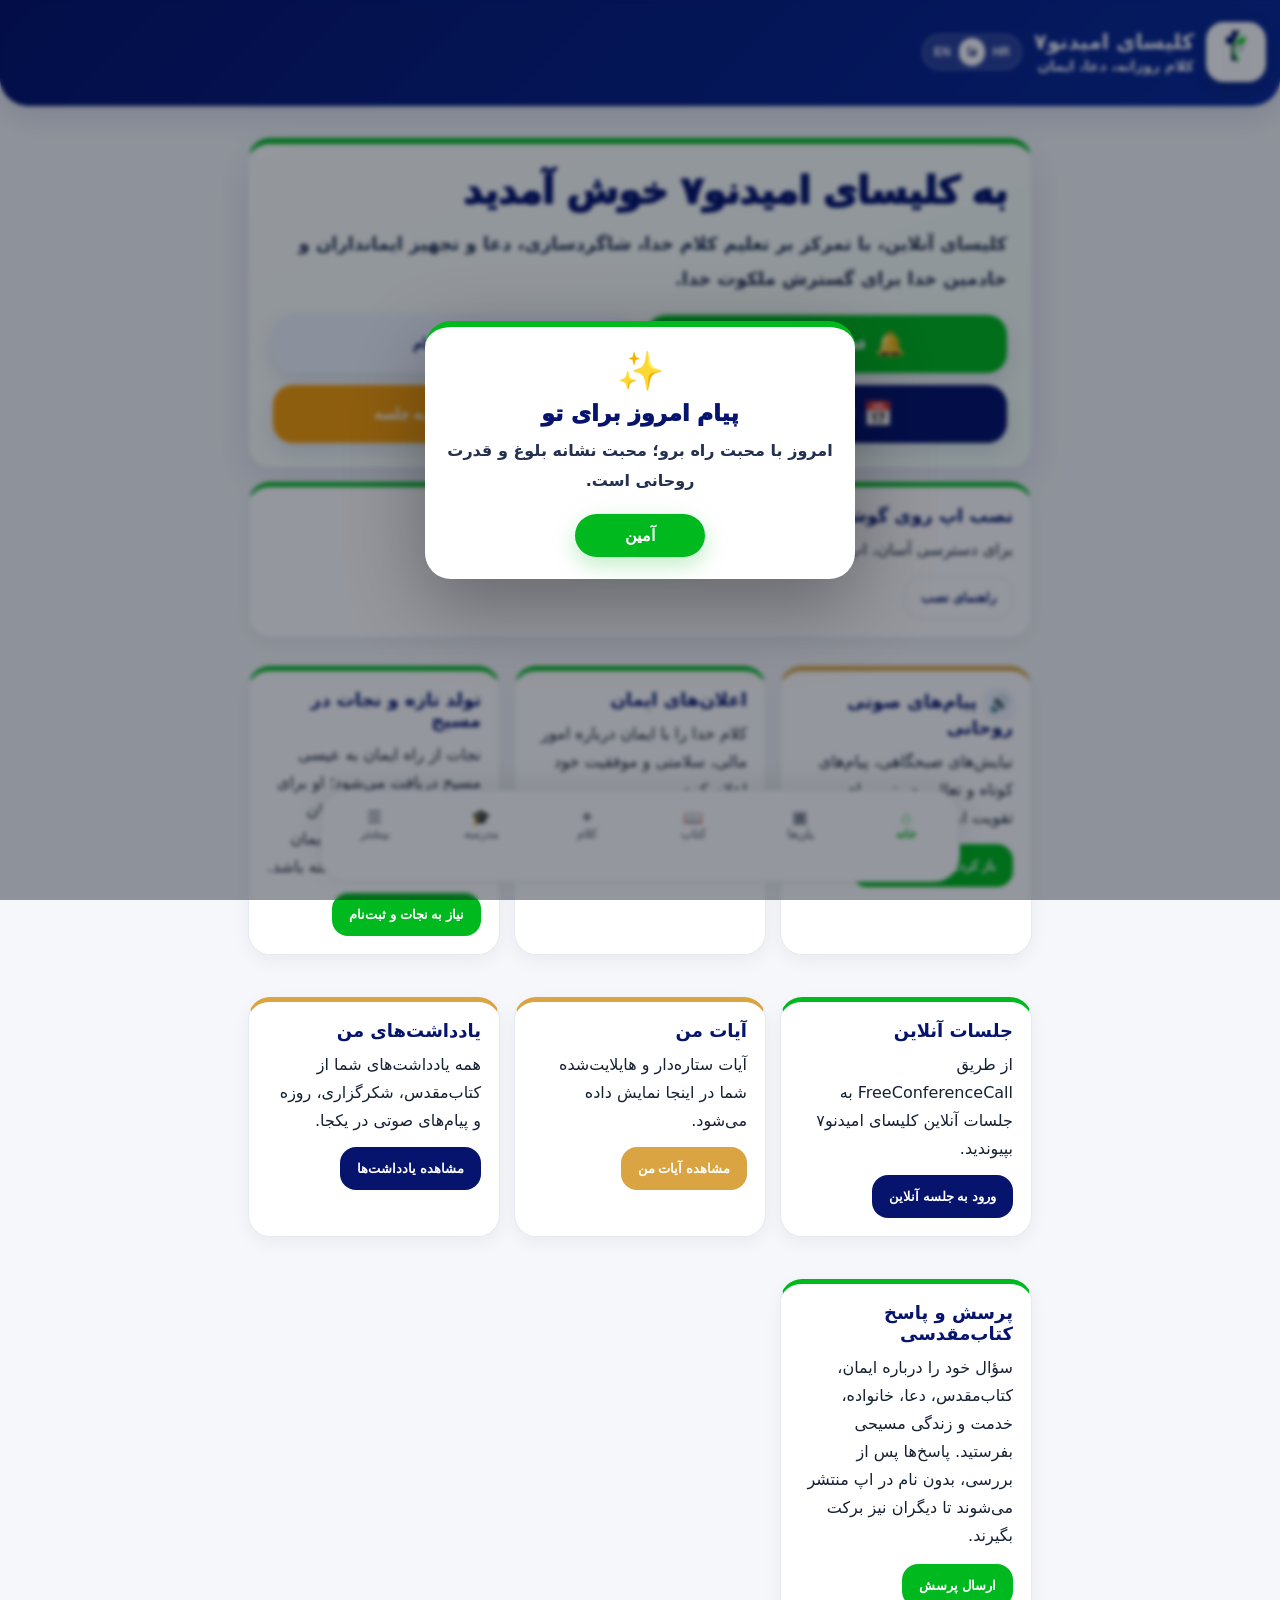
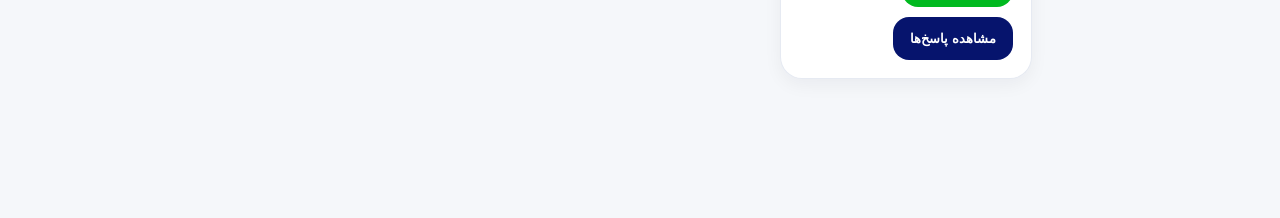
<file: index.html>
<!DOCTYPE html>

<html lang="en">
<head>
<script>
window.location.replace('./beta.html?v=live');
</script>
<meta content="no-cache, no-store, must-revalidate" http-equiv="Cache-Control"/>
<meta content="no-cache" http-equiv="Pragma"/>
<meta content="0" http-equiv="Expires"/>
<meta charset="utf-8"/>
<meta content="width=device-width,initial-scale=1,viewport-fit=cover" name="viewport"/>
<meta content="#06146D" name="theme-color"/>
<meta content="Omide No 7 Church" name="description"/>
<link href="manifest.webmanifest" rel="manifest"/>
<link href="apple-touch-icon.png" rel="apple-touch-icon"/>
<link href="styles-v45.css?v=45" rel="stylesheet"/>
<script defer="" src="https://cdn.onesignal.com/sdks/web/v16/OneSignalSDK.page.js?v=45"></script>
<title>Omid No 7 Church — Beta V63.64 Faith Declaration Daily Fix</title>
</head>
<body>
<header class="app-header"><div class="header-row"><div class="logo-box"><img alt="Omid No 7 Church logo" src="logo-en.jpeg"/></div><div><h1 class="app-title" data-i18n="appTitle"></h1><div class="app-subtitle" data-i18n="appSubtitle"></div></div><div class="lang-toggle"><button data-lang="hr">HR</button><button data-lang="fa">فا</button><button data-lang="en">EN</button></div></div></header>
<main>
<section class="page active" id="home"><div class="grid home-feature-grid"><div class="card feature-card"><h3 data-i18n="declarationsTitle"></h3><p data-i18n="declarationsDesc"></p><button class="btn gold" data-i18n="openDeclarations" data-open="declarations"></button></div><div class="card feature-card"><h3 data-i18n="newBirthTitle"></h3><p data-i18n="newBirthP2"></p><button class="btn primary" data-i18n="registerAfterPrayer" data-open="newbirth"></button></div><div class="card feature-card"><h3 data-i18n="meetingsTitle"></h3><p data-i18n="meetingsDesc"></p><button class="btn secondary" data-i18n="joinMeeting" data-open="meetings"></button></div></div></section>
<section class="page" id="plans"><div class="section-title"><h2 data-i18n="plansTitle"></h2></div><div id="plansContent"></div></section>
<section class="page" id="bible"><div class="section-title"><h2 data-i18n="bibleTitle"></h2></div><div class="hero-card bible-reader-main-card"><img alt="Bible icon" class="bible-icon" src="bible-icon.svg"/><h1 data-i18n="bibleReaderTitle"></h1><p data-i18n="bibleReaderDesc"></p><button class="btn primary" data-i18n="openBibleReader" data-open-bible-home="1"></button></div><div class="card bible-app-follow-card"><h3 data-i18n="bibleAppChurchTitle"></h3><p data-i18n="bibleAppChurchDesc"></p><a class="btn gold track-link" data-i18n="followBibleApp" data-track="follow_bible_app_church" href="https://www.bible.com/organizations/da6136d1-04cd-4243-a52b-f9ba7f32ec79?utm_source=yvapp&amp;utm_medium=share&amp;utm_content=partner-page" rel="noopener" target="_blank"></a></div></section>
<section class="page" id="bibleReader"><div id="bibleReaderContent"></div></section>
<section class="page" id="word"><div class="section-title"><h2 data-i18n="todayWordTitle"></h2></div><div class="word-box"><h2 data-i18n="todayWordTitle"></h2><div data-daily-card=""></div></div><div class="card"><button class="btn gold enable-notifications" data-i18n="enableNotifications"></button><p class="status notification-status"></p></div></section>
<section class="page" id="school"></section>
<section class="page" id="declarations"><div class="section-title"><h2 data-i18n="declarationsTitle"></h2></div><div class="card"><p data-i18n="readOutLoud"></p></div><div id="declarationsContent"></div></section>
<section class="page" id="meetings"><div class="section-title"><h2 data-i18n="meetingsTitle"></h2></div><div class="card"><p data-i18n="meetingsDesc"></p><div class="btn-row"><a class="btn primary" data-i18n="joinMeeting" href="https://join.freeconferencecall.com/omideno7church" rel="noopener" target="_blank"></a><a class="btn secondary" data-i18n="callToJoin" href="tel:+38517757417,,2452236"></a></div></div><div class="card"><h3 data-i18n="scheduleTitle"></h3><div class="schedule-item"><div class="time-badge">5:00 AM</div><div><strong data-i18n="morningPrayer"></strong><br/><span class="small" data-i18n="croatiaTime"></span></div></div><div class="schedule-item"><div class="time-badge">8:00 PM</div><div><strong data-i18n="sundayService"></strong><br/><span class="small">Sunday</span></div></div></div></section>
<section class="page" id="newbirth"><div id="newBirthContent"></div></section>
<section class="page" id="thanksgiving"><div class="section-title"><h2 data-i18n="thanksgivingTitle"></h2></div><div id="thanksgivingContent"></div></section>
<section class="page" id="more"><div class="section-title"><h2 data-i18n="moreTitle"></h2></div><div class="card"><h3 data-i18n="visionTitle"></h3><p data-i18n="visionDesc"></p></div><div class="card"><h3 data-i18n="beliefsTitle"></h3><p data-i18n="beliefsDesc"></p></div><div class="card"><h3 data-i18n="privacyTitle"></h3><p data-i18n="privacyDesc"></p></div><div class="card"><h3 data-i18n="givingTitle"></h3><p data-i18n="givingDesc"></p><div class="btn-row"><a class="btn primary track-link" data-i18n="givePayPal" data-track="give_paypal" href="https://www.paypal.me/MehdiBadanFirouz337" rel="noopener" target="_blank"></a><a class="btn secondary track-link" data-i18n="giveRevolut" data-track="give_revolut" href="https://revolut.me/m_badanfirouz" rel="noopener" target="_blank"></a></div></div><div class="footer" data-footer-managed="v60" id="mainFooter"></div></section>
</main>
<nav class="bottom-nav"><div class="nav-inner"><button class="nav-btn active" data-page="home"><span class="icon">⌂</span><span data-i18n="navHome"></span></button><button class="nav-btn" data-page="plans"><span class="icon">▣</span><span data-i18n="navPlans"></span></button><button class="nav-btn" data-page="bible"><span class="icon bible-nav-symbol"></span><span data-i18n="navBible"></span></button><button class="nav-btn" data-page="word"><span class="icon">✦</span><span data-i18n="navWord"></span></button><button class="nav-btn school-nav-btn" data-page="school"><span class="icon">🎓</span><span class="school-nav-label">مدرسه</span></button><button class="nav-btn" data-page="more"><span class="icon">☰</span><span data-i18n="navMore"></span></button></div></nav>
<script src="daily-messages-v14.js?v=49"></script>
<script src="thanksgiving-v22.js?v=45"></script>
<script src="newbirth-v48.js?v=48"></script>
<script src="bible-meta-v40.js?v=45"></script>
<script src="bible-old-en-v40.js?v=57"></script>
<script src="bible-old-hr-v40.js?v=45"></script>
<script src="bible-new-en-v40.js?v=57"></script>
<script src="bible-new-hr-v40.js?v=45"></script>
<script src="bible-fa-v40/GEN.js?v=57"></script>
<script src="bible-fa-v40/EXO.js?v=57"></script>
<script src="bible-fa-v40/LEV.js?v=57"></script>
<script src="bible-fa-v40/NUM.js?v=57"></script>
<script src="bible-fa-v40/DEU.js?v=57"></script>
<script src="bible-fa-v40/JOS.js?v=57"></script>
<script src="bible-fa-v40/JDG.js?v=57"></script>
<script src="bible-fa-v40/RUT.js?v=57"></script>
<script src="bible-fa-v40/1SA.js?v=57"></script>
<script src="bible-fa-v40/2SA.js?v=57"></script>
<script src="bible-fa-v40/1KI.js?v=57"></script>
<script src="bible-fa-v40/2KI.js?v=57"></script>
<script src="bible-fa-v40/1CH.js?v=57"></script>
<script src="bible-fa-v40/2CH.js?v=57"></script>
<script src="bible-fa-v40/EZR.js?v=57"></script>
<script src="bible-fa-v40/NEH.js?v=57"></script>
<script src="bible-fa-v40/EST.js?v=57"></script>
<script src="bible-fa-v40/JOB.js?v=57"></script>
<script src="bible-fa-v40/PSA.js?v=57"></script>
<script src="bible-fa-v40/PRO.js?v=57"></script>
<script src="bible-fa-v40/ECC.js?v=57"></script>
<script src="bible-fa-v40/SNG.js?v=57"></script>
<script src="bible-fa-v40/ISA.js?v=57"></script>
<script src="bible-fa-v40/JER.js?v=57"></script>
<script src="bible-fa-v40/LAM.js?v=57"></script>
<script src="bible-fa-v40/EZK.js?v=57"></script>
<script src="bible-fa-v40/DAN.js?v=57"></script>
<script src="bible-fa-v40/HOS.js?v=57"></script>
<script src="bible-fa-v40/JOL.js?v=57"></script>
<script src="bible-fa-v40/AMO.js?v=57"></script>
<script src="bible-fa-v40/OBA.js?v=57"></script>
<script src="bible-fa-v40/JON.js?v=57"></script>
<script src="bible-fa-v40/MIC.js?v=57"></script>
<script src="bible-fa-v40/NAM.js?v=57"></script>
<script src="bible-fa-v40/HAB.js?v=57"></script>
<script src="bible-fa-v40/ZEP.js?v=57"></script>
<script src="bible-fa-v40/HAG.js?v=57"></script>
<script src="bible-fa-v40/ZEC.js?v=57"></script>
<script src="bible-fa-v40/MAL.js?v=57"></script>
<script src="bible-fa-v40/MAT.js?v=57"></script>
<script src="bible-fa-v40/MRK.js?v=57"></script>
<script src="bible-fa-v40/LUK.js?v=57"></script>
<script src="bible-fa-v40/JHN.js?v=57"></script>
<script src="bible-fa-v40/ACT.js?v=57"></script>
<script src="bible-fa-v40/ROM.js?v=57"></script>
<script src="bible-fa-v40/1CO.js?v=57"></script>
<script src="bible-fa-v40/2CO.js?v=57"></script>
<script src="bible-fa-v40/GAL.js?v=57"></script>
<script src="bible-fa-v40/EPH.js?v=57"></script>
<script src="bible-fa-v40/PHP.js?v=57"></script>
<script src="bible-fa-v40/COL.js?v=57"></script>
<script src="bible-fa-v40/1TH.js?v=57"></script>
<script src="bible-fa-v40/2TH.js?v=57"></script>
<script src="bible-fa-v40/1TI.js?v=57"></script>
<script src="bible-fa-v40/2TI.js?v=57"></script>
<script src="bible-fa-v40/TIT.js?v=57"></script>
<script src="bible-fa-v40/PHM.js?v=57"></script>
<script src="bible-fa-v40/HEB.js?v=57"></script>
<script src="bible-fa-v40/JAS.js?v=57"></script>
<script src="bible-fa-v40/1PE.js?v=57"></script>
<script src="bible-fa-v40/2PE.js?v=57"></script>
<script src="bible-fa-v40/1JN.js?v=57"></script>
<script src="bible-fa-v40/2JN.js?v=57"></script>
<script src="bible-fa-v40/3JN.js?v=57"></script>
<script src="bible-fa-v40/JUD.js?v=57"></script>
<script src="bible-fa-v40/REV.js?v=57"></script>
<script src="reading-plan-v37.js?v=45"></script>
<script src="plans-v14.js?v=51"></script>
<script src="v56-plans-language-hotfix.js?v=561"></script>
<script src="declarations-v14.js?v=51"></script>
<script src="config-v14.js?v=45"></script>
<script src="app-v55.js?v=55"></script>
<script src="audio-messages-v49.js?v=53"></script>
<script src="fasting-journey-v53.js?v=54"></script>
<script src="v52-my-notes-back-fix.js?v=54"></script>
<script src="v54-bible-enhancements.js?v=54"></script>
<script src="v55-bible-verse-actions-fix.js?v=55"></script>
<script src="v55-keywords-expanded-and-style-fix.js?v=55"></script>
<script src="v56-final-bible-verse-actions.js?v=56"></script>
<script src="v56-2-fasting-plan-language-hotfix.js?v=562"></script>
<script src="v56-4-plans-complete-language-and-fasting-verses-fix.js?v=564"></script>
<script src="bible-apocrypha-en-v57.js?v=57"></script>
<script src="bible-apocrypha-fa-v58-2.js?v=582"></script>
<script src="v58-bible-system-polish.js?v=582"></script>
<script src="v58-3-restore-audio-section.js?v=583"></script>
<script src="v59-qa-system.js?v=60"></script>
<script src="v61-1-fasting-topic-teachings.js?v=611"></script>
<script src="v61-5-nav-install-footer-fix.js?v=615"></script>
<script src="v61-7-notification-ui-footer-fix.js?v=617"></script>
<!-- <script src="v62-14-daily-word-verse-toggle-fix.js?v=6214"></script> -->
<script src="v62-9-plan-navigation-final-fix.js?v=6214"></script>
<script src="v63-40-supabase-client-bridge.js?v=6341f"></script>
<script src="v63-online-school.js?v=6319"></script>
<script src="v63-5-navigation-admin-audio-fix.js?v=6316"></script>
<script src="v63-9-admin-and-more-polish.js?v=6316"></script>
<script src="v63-16-clean-school-stability.js?v=6318"></script>
<script src="v63-20-daily-word-final.js?v=6321"></script>
<script src="v63-21-daily-school-bible-polish.js?v=6321"></script>
<script src="v63-24-daily-word-verse-open-fix.js?v=6324"></script>
<script src="v63-22-bible-reading-plan-365.js?v=6331"></script>
<script src="v63-39-bible365-stable-single-reader.js?v=6339"></script>
<!-- disabled older Bible 365 experiments: v63-26, v63-27, v63-28, v63-29, v63-30 -->
<script src="v63-36-notification-language-sync.js?v=6336"></script>
<!-- disabled in beta V63.46: old version lock caused V61.5 flicker -->
<script src="v63-40-beta-book-icon-fix.js?v=6341f"></script>
<!-- disabled cleanup-beta: visible security/cloud diagnostic debug bars: <script src="v63-40-security-cloud-diagnostic.js?v=6341f"></script> -->
<!-- disabled cleanup-beta: visible cloud autosave test panel: <script src="v63-41g-cloud-autosave-stable-beta.js?v=6342b"></script> -->
<!-- disabled visible offline test panels
<script src="v63-42-offline-foundation-beta.js?v=6342b"></script>
<script src="v63-42b-school-offline-fallback-beta.js?v=6342b"></script>
<script src="v63-43-offline-school-lessons-beta.js?v=6344b"></script>
-->
<!-- disabled visible beta/test panels during cleanup
<script src="v63-42-offline-foundation-beta.js?v=6342b"></script>
<script src="v63-42b-school-offline-fallback-beta.js?v=6342b"></script>
<script src="v63-43-offline-school-lessons-beta.js?v=6344b"></script>
<script src="v63-44-personal-cloud-backup-beta.js?v=6344b-old"></script>
<script src="v63-44c-personal-backup-button-fix-beta.js?v=6345"></script>
<script src="v63-45-full-restore-after-reinstall-beta.js?v=6345b"></script>
<script src="v63-46-security-cloud-final-beta.js?v=6347"></script>
<script src="v63-47-max-security-beta.js?v=6347max"></script>
<script src="v63-47-offline-audio-beta.js?v=6347b-old"></script>
<script src="v63-47b-offline-audio-playback-fix-beta.js?v=6347b"></script>
<script src="v63-47c-security-client-fix-beta.js?v=6347c"></script>
-->
<script src="v63-49-salvation-registration-form-beta.js?v=6358-form"></script>
<script src="v63-58-newbirth-data.js?v=6358"></script>
<script src="v63-58-final-stability-clean-beta.js?v=6358g"></script>
<script src="v63-72-medal-guide-stable-beta.js?v=6372"></script>
<script src="v63-59-welcome-meeting-registration-beta.js?v=6359-live3"></script>
<script src="v63-60-remove-duplicate-welcome-amen-beta.js?v=6360"></script>
<script src="v63-61-newbirth-detail-excel-beta.js?v=6361"></script>
<script src="v63-62-meeting-approval-strict-beta.js?v=6362"></script>
<script src="v63-63-admin-registration-approval-beta.js?v=6370"></script>
<!-- disabled: replaced by omideno7-faith-declarations.js
<script src="v63-64-faith-declaration-daily-fix-beta.js?v=6364"></script>
-->
<!-- disabled test only: v63-71 may hide rewards panel
<script src="v63-71-rc-clean-overlay-beta.js?v=6371"></script>
-->
<script>
(function(){
  function txt(el){
    return (el && el.textContent || '').replace(/\s+/g,' ').trim();
  }

  function lang(){
    var v = '';
    try {
      v = (localStorage.getItem('lang') || localStorage.getItem('omideno7_lang') || document.documentElement.lang || navigator.language || 'fa').toLowerCase();
    } catch(e){}
    if(v.indexOf('en') === 0) return 'en';
    if(v.indexOf('hr') === 0 || v.indexOf('cro') > -1 || v.indexOf('hrv') > -1) return 'hr';
    return 'fa';
  }

  function fixChurchTitle(){
    var l = lang();
    var title = document.querySelector('.app-title,[data-i18n="appTitle"]');
    var sub = document.querySelector('.app-subtitle,[data-i18n="appSubtitle"]');

    if(!title || !sub) return;

    if(l === 'en'){
      title.textContent = 'Omideno 7 Church';
      sub.textContent = 'New Hope 7 Church';
    } else if(l === 'hr'){
      title.textContent = 'Crkva Omideno 7';
      sub.textContent = 'Nova Nada 7';
    } else {
      title.textContent = 'کلیسای امیدنو۷';
      sub.textContent = 'امید تازه در مسیح';
    }

    sub.style.setProperty('font-size','13px','important');
    sub.style.setProperty('opacity','.68','important');
    sub.style.setProperty('font-weight','600','important');
    sub.style.setProperty('margin-top','3px','important');
  }

  function hideBetaReport(){
    document.querySelectorAll('.card, section, article, div').forEach(function(el){
      var t = txt(el);
      if(
        t.length < 1200 &&
        /گزارش تست نسخه بتا|Beta Test Report|Izvještaj beta testa|beta version is ready|نسخه بتا/i.test(t)
      ){
        el.style.setProperty('display','none','important');
        el.style.setProperty('visibility','hidden','important');
        el.style.setProperty('height','0','important');
        el.style.setProperty('overflow','hidden','important');
      }
    });
  }

  function findGuideBox(card){
    if(!card) return null;

    var direct = card.querySelector('#v6358GuideText,#v6357GuideText,[id*="GuideText"],[id*="guideText"]');
    if(direct) return direct;

    var candidates = Array.prototype.slice.call(card.querySelectorAll('div,p,section,article,ul'));
    candidates.sort(function(a,b){ return txt(a).length - txt(b).length; });

    return candidates.find(function(el){
      var t = txt(el);
      return t.length > 40 &&
             t.length < 1600 &&
             /برنزی|نقره‌ای|طلایی|Bronze|Silver|Gold|Brončana|Srebrna|Zlatna|100 امتیاز|100 points|100 bodova/i.test(t) &&
             !/راهنمای مدال‌ها$|Medal Guide$|Vodič za medalje$/i.test(t);
    }) || null;
  }

  function fixMedalGuideToggle(){
    document.querySelectorAll('button,a,summary').forEach(function(btn){
      var bt = txt(btn);
      if(!/راهنمای مدال|Medal Guide|Vodič za medalje/i.test(bt)) return;
      if(btn.dataset.omidenoGuideToggle === '1') return;

      btn.dataset.omidenoGuideToggle = '1';

      var card = btn.closest('.card,section,article,div');
      var box = findGuideBox(card);

      if(box){
        box.dataset.omidenoGuideBox = '1';
        box.style.setProperty('display','none','important');
      }

      btn.addEventListener('click', function(ev){
        ev.preventDefault();
        ev.stopPropagation();

        var parent = btn.closest('.card,section,article,div');
        var guide = findGuideBox(parent);

        if(!guide) return false;

        guide.dataset.omidenoGuideBox = '1';

        var isHidden = getComputedStyle(guide).display === 'none' || guide.style.display === 'none';
        if(isHidden){
          guide.style.setProperty('display','block','important');
          guide.style.setProperty('visibility','visible','important');
          guide.style.setProperty('height','auto','important');
          guide.style.setProperty('opacity','1','important');
        } else {
          guide.style.setProperty('display','none','important');
        }

        return false;
      }, true);
    });
  }

  function run(){
    fixChurchTitle();
    hideBetaReport();
    fixMedalGuideToggle();
  }

  document.addEventListener('DOMContentLoaded', run);
  window.addEventListener('load', run);
  document.addEventListener('click', function(){
    setTimeout(run,100);
    setTimeout(run,500);
  }, true);

  setTimeout(run,300);
  setTimeout(run,1200);
  setInterval(run,2000);
})();
</script>
<script>
(function(){
  function cleanOldBetaAndDaily(){
    return;
    try{
     [
  '#v6358WelcomeCard',
  '.v6358WelcomeCard',
  'div#v6358WelcomeCard',
  '#home > #v6358WelcomeCard',
  '#home div[id="v6358WelcomeCard"]',
  '#v6358DailyCard',
  '.v6358-toast',
  '.v6358DailyCard',
  '#v6358RcReport',
  '#v6358VersionFooter',
  '[id="v6358DailyCard"]',
  '[id*="6358"][id*="Daily"]',
  '[id*="6358"][id*="RcReport"]',
  '[id*="6358"][id*="VersionFooter"]',
  '[class*="6358"][class*="toast"]',
  '[class*="6358"][class*="Daily"]',
  '[class*="6358"][class*="daily"]'
].forEach(function(sel){
        document.querySelectorAll(sel).forEach(function(el){
          el.remove();
        });
      });
    }catch(e){}
  }

  function forceNewDailyMessage(){
    try{
      if(window.OMIDENO7_DAILY_MESSAGE && typeof window.OMIDENO7_DAILY_MESSAGE.refresh === 'function'){
        window.OMIDENO7_DAILY_MESSAGE.refresh();
      }
    }catch(e){}
  }

  function run(){
    cleanOldBetaAndDaily();
    forceNewDailyMessage();
  }

  document.addEventListener('DOMContentLoaded', run);
  window.addEventListener('load', run);
  document.addEventListener('click', function(){
    setTimeout(run, 100);
    setTimeout(run, 500);
  }, true);

  setTimeout(run, 100);
  setTimeout(run, 400);
  setTimeout(run, 900);
  setTimeout(run, 1800);
  setTimeout(run, 3500);
  setInterval(run, 1500);
  setTimeout(run,5000);
  setTimeout(run,8000);
})();
</script>
<script src="omideno7-daily-message.js?v=22"></script>
<script>
setTimeout(function(){
  if(window.OMIDENO7_DAILY_MESSAGE && window.OMIDENO7_DAILY_MESSAGE.refresh){
    window.OMIDENO7_DAILY_MESSAGE.refresh();
  }
}, 2500);
</script>
<script src="omideno7-faith-declarations-v2.js?v=2"></script>

<script>
(function(){
  function getLang(){
    try{
      var v = localStorage.getItem('lang') || localStorage.getItem('omideno7_lang') || document.documentElement.lang || navigator.language || 'fa';
      v = String(v).toLowerCase();
      if(v.indexOf('hr') === 0 || v.indexOf('cro') > -1) return 'hr';
      if(v.indexOf('en') === 0) return 'en';
      return 'fa';
    }catch(e){
      return 'fa';
    }
  }

  function fixChurchHeaderTitle(){
    var lang = getLang();

    var data = {
      fa: {
        title: 'کلیسای امیدنو۷',
        meaning: '',
        subtitle: 'کلام روزانه، دعا، ایمان'
      },
      en: {
        title: 'OmideNo7 Church',
        meaning: 'New Hope 7 Church',
        subtitle: 'Daily Word, Prayer, Faith'
      },
      hr: {
        title: 'Crkva OmideNo7',
        meaning: 'Crkva Nova Nada 7',
        subtitle: 'Dnevna riječ, molitva, vjera'
      }
    };

    var t = data[lang] || data.fa;
    var titleEl = document.querySelector('.app-title');
    var subEl = document.querySelector('.app-subtitle');

    if(titleEl) titleEl.textContent = t.title;

    if(subEl){
      if(t.meaning){
        subEl.innerHTML =
          '<div class="church-name-meaning">' + t.meaning + '</div>' +
          '<div class="church-header-subtitle">' + t.subtitle + '</div>';
      }else{
        subEl.textContent = t.subtitle;
      }
    }
  }

  function addChurchHeaderStyle(){
    if(document.getElementById('churchHeaderTitleFixStyle')) return;
    var st = document.createElement('style');
    st.id = 'churchHeaderTitleFixStyle';
    st.textContent =
      '.church-name-meaning{font-size:12px;line-height:1.25;font-weight:500;opacity:.72;margin-top:1px;}' +
      '.church-header-subtitle{font-size:12px;line-height:1.25;font-weight:600;opacity:.9;margin-top:1px;}';
    document.head.appendChild(st);
  }

  function run(){
    addChurchHeaderStyle();
    fixChurchHeaderTitle();
  }

  document.addEventListener('DOMContentLoaded', run);
  window.addEventListener('load', run);
  document.addEventListener('click', function(){
    setTimeout(run, 80);
    setTimeout(run, 300);
    setTimeout(run, 900);
  }, true);

  setTimeout(run, 100);
  setTimeout(run, 500);
  setTimeout(run, 1200);
  setTimeout(run, 2500);
  setInterval(run, 2000);
})();
</script>
<script>
(function(){
  function lang(){
    try{
      var v=(localStorage.getItem('lang')||localStorage.getItem('omideno7_lang')||document.documentElement.lang||navigator.language||'fa').toLowerCase();
      if(v.indexOf('en')===0) return 'en';
      if(v.indexOf('hr')===0 || v.indexOf('cro')>-1 || v.indexOf('hrv')>-1) return 'hr';
      return 'fa';
    }catch(e){return 'fa';}
  }

  function T(k){
    var l=lang();
    var dict={
      fa:{
        title:'مدال‌ها و رشد روحانی',
        sub:'مدال‌های شما بر اساس استمرار در کلام، دعا، شکرگزاری، ایمان، مدرسه و مطالعه کتاب‌مقدس آزاد می‌شود.',
        points:'امتیاز',
        streak:'روز پیوسته',
        bronze:'برنزی',
        silver:'نقره‌ای',
        gold:'طلایی',
        word:'دوستدار کلام',
        school:'شاگرد وفادار',
        prayer:'مدال دعا',
        thanks:'شکرگزاری',
        faith:'ایمان',
        bible:'گرسنگی عمیق برای کلام خدا',
        locked:'قفل',
        unlocked:'آزاد'
      },
      en:{
        title:'Spiritual Growth & Medals',
        sub:'Your medals unlock through consistency in the Word, prayer, thanksgiving, faith, school, and Bible reading.',
        points:'Points',
        streak:'Day streak',
        bronze:'Bronze',
        silver:'Silver',
        gold:'Gold',
        word:'Word Lover',
        school:'Faithful Student',
        prayer:'Prayer Medal',
        thanks:'Thanksgiving',
        faith:'Faith',
        bible:'Deep Hunger for God’s Word',
        locked:'Locked',
        unlocked:'Unlocked'
      },
      hr:{
        title:'Duhovni rast i medalje',
        sub:'Medalje se otključavaju kroz postojanost u Riječi, molitvi, zahvaljivanju, vjeri, školi i čitanju Biblije.',
        points:'Bodovi',
        streak:'Dana zaredom',
        bronze:'Brončana',
        silver:'Srebrna',
        gold:'Zlatna',
        word:'Ljubitelj Riječi',
        school:'Vjerni učenik',
        prayer:'Medalja molitve',
        thanks:'Zahvaljivanje',
        faith:'Vjera',
        bible:'Duboka glad za Božjom Riječi',
        locked:'Zaključano',
        unlocked:'Otključano'
      }
    };
    return (dict[l]&&dict[l][k])||dict.fa[k]||k;
  }

  function readNumberFromStorage(keys){
    for(var i=0;i<keys.length;i++){
      try{
        var raw=localStorage.getItem(keys[i]);
        if(raw===null || raw===undefined || raw==='') continue;

        var n=Number(raw);
        if(!isNaN(n)) return n;

        if(String(raw).charAt(0)==='{'){
          var obj=JSON.parse(raw);
          var candidates=[
            obj.points,
            obj.point,
            obj.score,
            obj.totalPoints,
            obj.streak,
            obj.days,
            obj.completedDays,
            obj.progress
          ];
          for(var j=0;j<candidates.length;j++){
            var x=Number(candidates[j]);
            if(!isNaN(x) && x>0) return x;
          }
        }
      }catch(e){}
    }
    return 0;
  }

  function readObjectFromStorage(keys){
    for(var i=0;i<keys.length;i++){
      try{
        var raw=localStorage.getItem(keys[i]);
        if(raw && String(raw).charAt(0)==='{') return JSON.parse(raw);
      }catch(e){}
    }
    return {};
  }

  function getState(){
    var rewards=readObjectFromStorage([
      'omideno7_rewards_v6348_state',
      'omideno7_rewards_state',
      'omideno7_rewards'
    ]);

    var points=Number(
      rewards.points ||
      rewards.point ||
      rewards.score ||
      rewards.totalPoints ||
      readNumberFromStorage([
        'omideno7_points',
        'omideno7_total_points',
        'omideno7_score',
        'points',
        'totalPoints'
      ])
    );

    var streak=Number(
      rewards.streak ||
      rewards.days ||
      rewards.completedDays ||
      readNumberFromStorage([
        'omideno7_streak',
        'omideno7_day_streak',
        'streak',
        'dayStreak',
        'completedDays'
      ])
    );

    if(isNaN(points)) points=0;
    if(isNaN(streak)) streak=0;

    var faithDays=readNumberFromStorage([
      'omideno7_faith_declaration_days',
      'omideno7_declarations_read',
      'faithDeclarationDays',
      'declarationsRead'
    ]);

    var prayerDays=readNumberFromStorage([
      'omideno7_prayer_days',
      'omideno7_morning_prayer_days',
      'prayerDays'
    ]);

    var thanksgivingDays=readNumberFromStorage([
      'omideno7_thanksgiving_days',
      'thanksgivingDays'
    ]);

    var schoolProgress=readNumberFromStorage([
      'omideno7_school_progress',
      'omideno7_school_completed_lessons',
      'schoolProgress',
      'schoolCompletedLessons'
    ]);

    var bibleDays=readNumberFromStorage([
      'omideno7_bible365_day',
      'omideno7_bible_reading_day',
      'bible365Day',
      'bibleReadingDay'
    ]);

    return {
      points:points,
      streak:streak,
      faithDays:faithDays,
      prayerDays:prayerDays,
      thanksgivingDays:thanksgivingDays,
      schoolProgress:schoolProgress,
      bibleDays:bibleDays
    };
  }

  function medalCard(icon,title,isOpen,rule){
    return '<div style="border:1px solid #E6EAF2;border-radius:16px;padding:10px;text-align:center;'+(isOpen?'':'opacity:.58;filter:grayscale(.35);')+'">'+
      '<div style="font-size:28px;">'+icon+'</div>'+
      '<strong style="display:block;color:#06146D;font-size:14px;">'+title+'</strong>'+
      '<small>'+(isOpen?T('unlocked'):T('locked'))+' · '+rule+'</small>'+
    '</div>';
  }

  function ensureRewardsPanel(){
    try{
      var more=document.getElementById('more');
      if(!more) return;

      var old=document.getElementById('v6358RewardsPanel');
      if(old) old.remove();

      var s=getState();

      var medals=[
        ['🥉',T('bronze'),s.points>=100,'100 '+T('points')],
        ['🥈',T('silver'),s.points>=200,'200 '+T('points')],
        ['🥇',T('gold'),s.points>=500,'500 '+T('points')],

        ['📖',T('word'),s.streak>=30 || s.points>=120,'30 '+T('streak')],
        ['🎓',T('school'),s.schoolProgress>=7 || s.points>=150,'7 lessons'],
        ['🙏',T('prayer'),s.prayerDays>=10 || s.streak>=10,'10 '+T('streak')],
        ['🙌',T('thanks'),s.thanksgivingDays>=30 || s.points>=80,'30 days'],
        ['🛡️',T('faith'),s.faithDays>=21 || s.streak>=21,'21 '+T('streak')],
        ['📚',T('bible'),s.bibleDays>=365 || s.streak>=365,'365 days']
      ];

      var html=
        '<div id="v6358RewardsPanel" class="card" style="border-top:5px solid #06146D;padding:16px;margin-top:14px;">'+
          '<h3 style="margin:0 0 6px;color:#06146D;font-weight:950;">🏆 '+T('title')+'</h3>'+
          '<p style="margin:0 0 12px;line-height:1.8;">'+T('sub')+'</p>'+
          '<div style="display:flex;gap:10px;flex-wrap:wrap;margin:10px 0;">'+
            '<div style="flex:1;min-width:120px;background:#f8fbff;border-radius:14px;padding:10px;text-align:center;"><strong>'+s.points+'</strong><br><small>'+T('points')+'</small></div>'+
            '<div style="flex:1;min-width:120px;background:#f8fbff;border-radius:14px;padding:10px;text-align:center;"><strong>'+s.streak+'</strong><br><small>'+T('streak')+'</small></div>'+
          '</div>'+
          '<div style="display:grid;grid-template-columns:repeat(auto-fit,minmax(115px,1fr));gap:10px;margin-top:12px;">'+
            medals.map(function(m){
              return medalCard(m[0],m[1],m[2],m[3]);
            }).join('')+
          '</div>'+
        '</div>';

      var box=document.createElement('div');
      box.innerHTML=html;
      var panel=box.firstElementChild;

      var footer=more.querySelector('footer,.footer');
      more.insertBefore(panel, footer || null);
    }catch(e){}
  }

  function run(){
    ensureRewardsPanel();
  }

  document.addEventListener('DOMContentLoaded',function(){
    setTimeout(run,500);
    setTimeout(run,1500);
    setTimeout(run,3000);
  });

  window.addEventListener('load',function(){
    setTimeout(run,500);
    setTimeout(run,1500);
  });

  document.addEventListener('click',function(){
    setTimeout(run,300);
    setTimeout(run,1000);
  },true);
})();
</script>
</body>
</html>
</file>
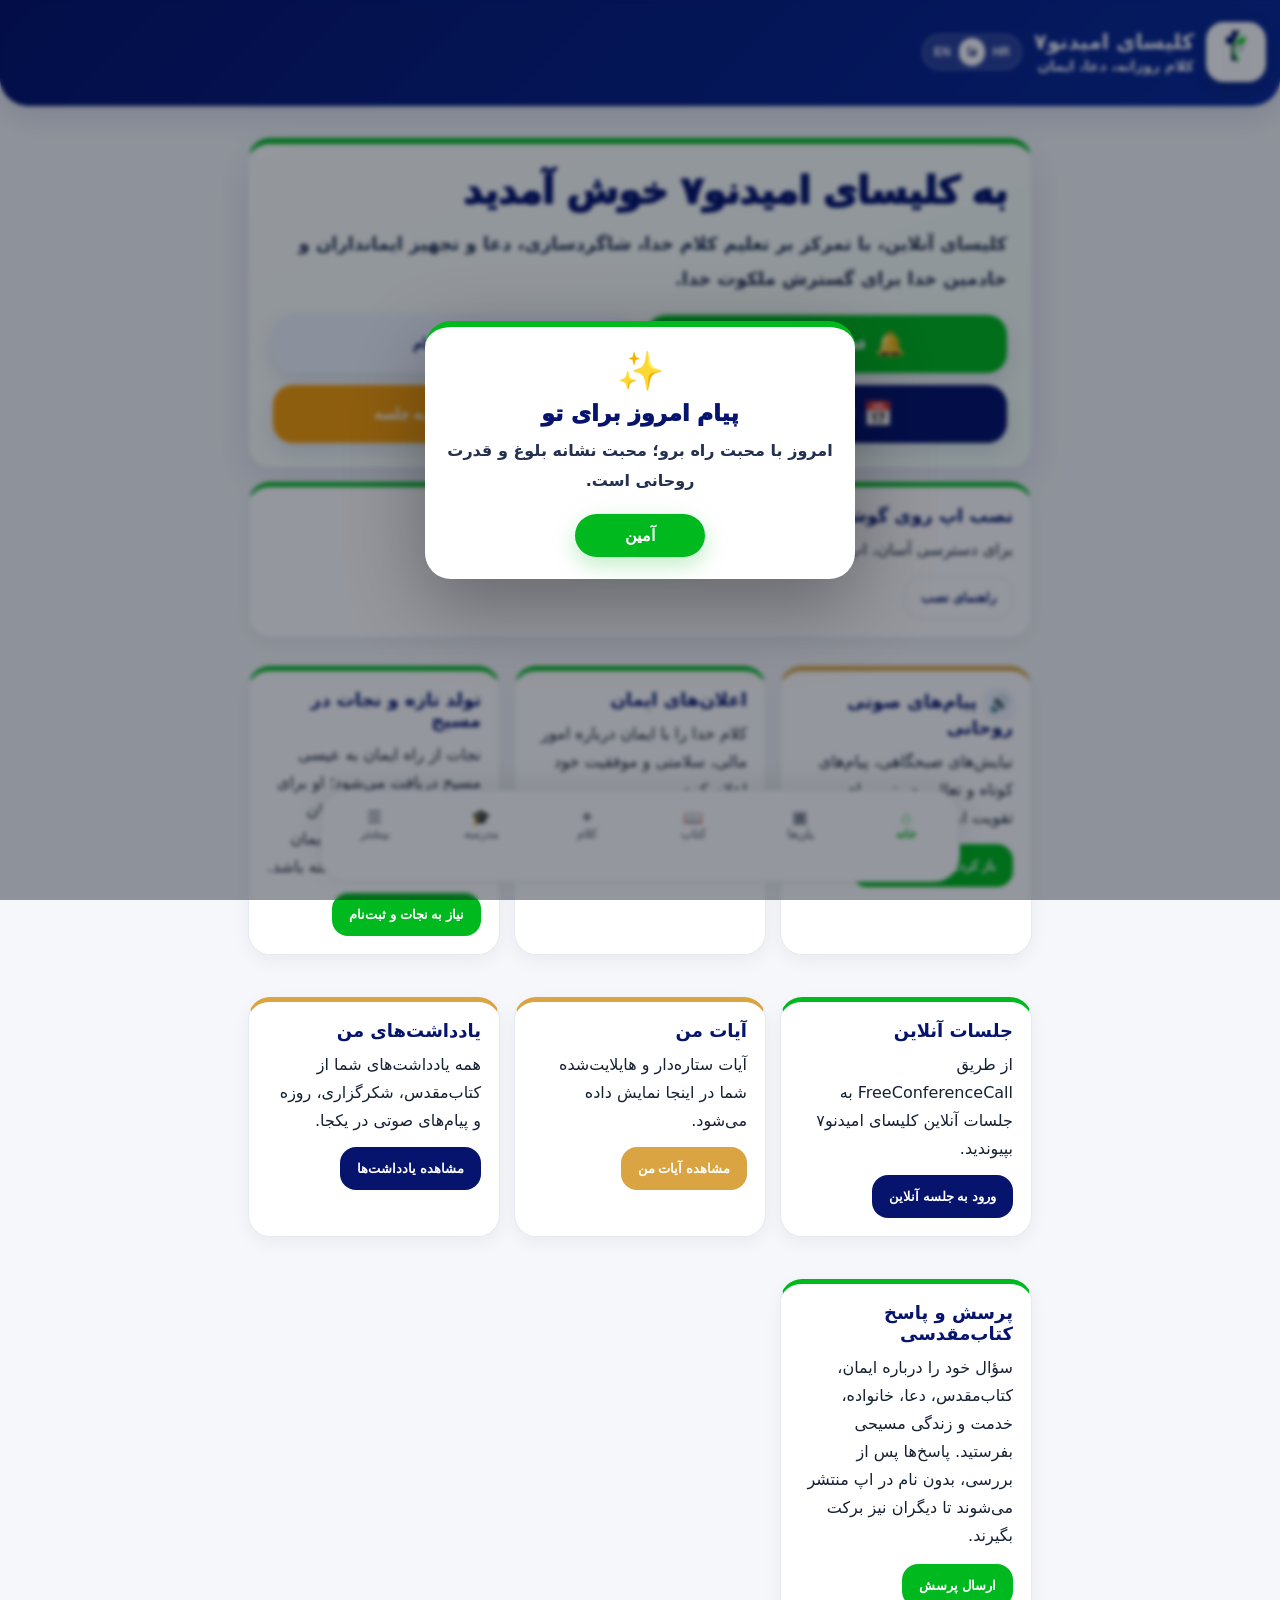
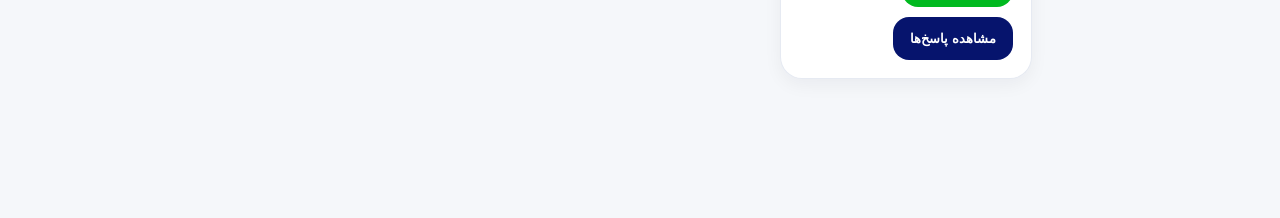
<file: admin.html>
<!doctype html><html lang="fa"><head><meta charset="utf-8"><meta name="viewport" content="width=device-width,initial-scale=1"><meta name="theme-color" content="#06146D"><link rel="manifest" href="admin.webmanifest"><title>Omidno7 Admin</title><script>location.replace('./?v=639&admin=1&school_admin=1');</script></head><body><p>Opening Omidno7 Admin...</p><p><a href="./?v=639&admin=1&school_admin=1">Open Admin</a></p></body></html>
</file>
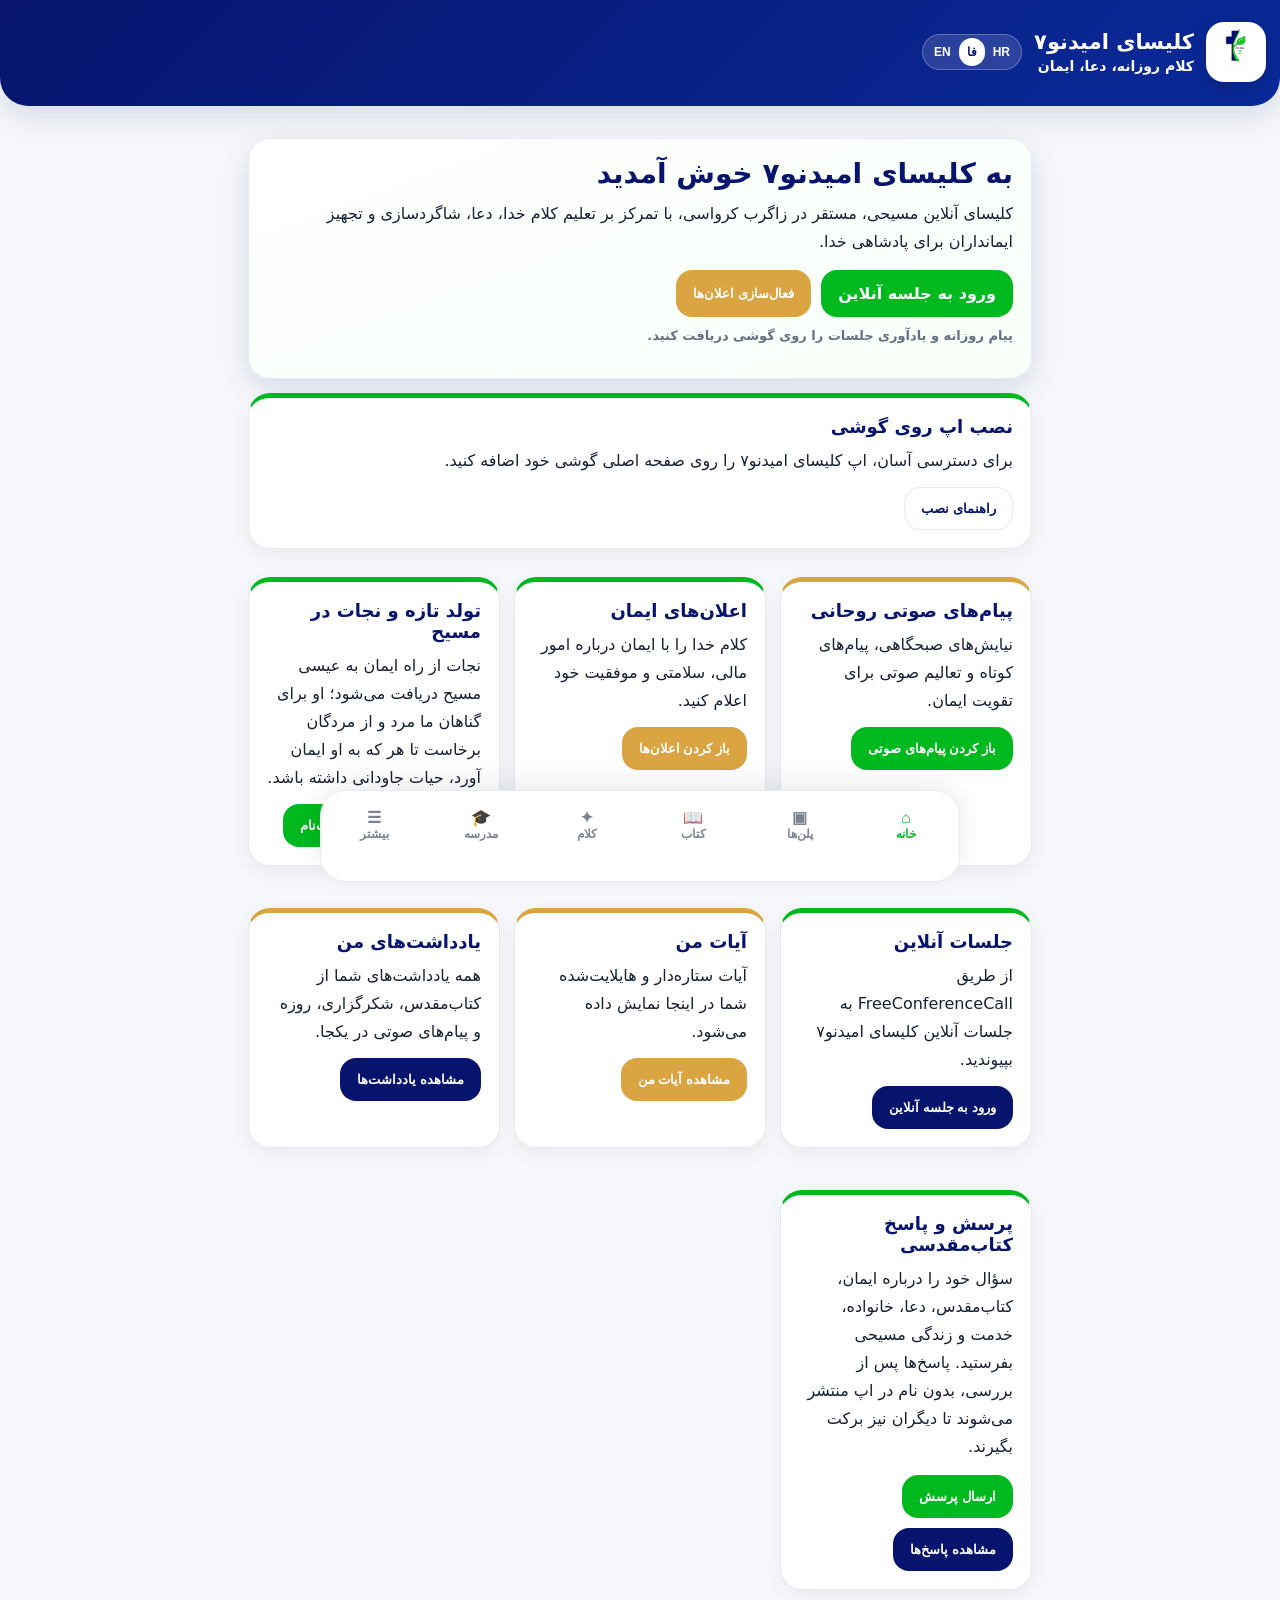
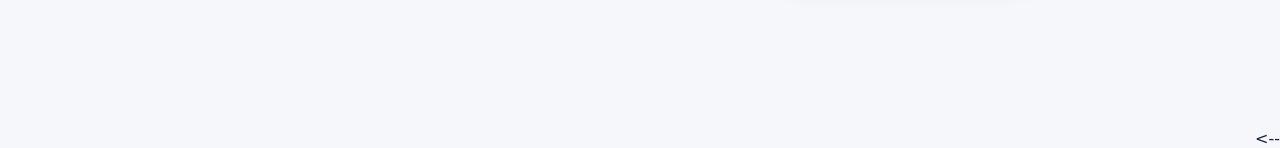
<file: beta-2.html>
<!doctype html>
<html lang="en">
<head>
<meta http-equiv="Cache-Control" content="no-cache, no-store, must-revalidate">
<meta http-equiv="Pragma" content="no-cache">
<meta http-equiv="Expires" content="0">
<meta charset="utf-8">
<meta name="viewport" content="width=device-width,initial-scale=1,viewport-fit=cover">
<meta name="theme-color" content="#06146D">
<meta name="description" content="Omide No 7 Church">
<link rel="manifest" href="manifest.webmanifest">
<link rel="apple-touch-icon" href="apple-touch-icon.png">
<link rel="stylesheet" href="styles-v45.css?v=45">
<script src="https://cdn.onesignal.com/sdks/web/v16/OneSignalSDK.page.js?v=45" defer></script>
<title>Omid No 7 Church — Beta V63.71 RC Clean</title>
</head>
<body>
<header class="app-header"><div class="header-row"><div class="logo-box"><img src="logo-en.jpeg" alt="Omid No 7 Church logo"></div><div><h1 class="app-title" data-i18n="appTitle"></h1><div class="app-subtitle" data-i18n="appSubtitle"></div></div><div class="lang-toggle"><button data-lang="hr">HR</button><button data-lang="fa">فا</button><button data-lang="en">EN</button></div></div></header>
<main>
<section id="home" class="page active"><div class="hero-card"><h1 data-i18n="homeTitle"></h1><p data-i18n="homeDesc"></p><div class="btn-row"><a class="btn primary" href="https://join.freeconferencecall.com/omideno7church" target="_blank" rel="noopener" data-i18n="joinMeeting"></a><button class="btn gold enable-notifications" data-i18n="enableNotifications"></button></div><p class="status" data-i18n="notificationInfo"></p><p class="status notification-status"></p></div><div class="grid home-feature-grid"><div class="card feature-card"><h3 data-i18n="declarationsTitle"></h3><p data-i18n="declarationsDesc"></p><button class="btn gold" data-open="declarations" data-i18n="openDeclarations"></button></div><div class="card feature-card"><h3 data-i18n="newBirthTitle"></h3><p data-i18n="newBirthP2"></p><button class="btn primary" data-open="newbirth" data-i18n="registerAfterPrayer"></button></div><div class="card feature-card"><h3 data-i18n="meetingsTitle"></h3><p data-i18n="meetingsDesc"></p><button class="btn secondary" data-open="meetings" data-i18n="joinMeeting"></button></div></div></section>
<section id="plans" class="page"><div class="section-title"><h2 data-i18n="plansTitle"></h2></div><div id="plansContent"></div></section>
<section id="bible" class="page"><div class="section-title"><h2 data-i18n="bibleTitle"></h2></div><div class="hero-card bible-reader-main-card"><img src="bible-icon.svg" class="bible-icon" alt="Bible icon"><h1 data-i18n="bibleReaderTitle"></h1><p data-i18n="bibleReaderDesc"></p><button class="btn primary" data-open-bible-home="1" data-i18n="openBibleReader"></button></div><div class="card bible-app-follow-card"><h3 data-i18n="bibleAppChurchTitle"></h3><p data-i18n="bibleAppChurchDesc"></p><a class="btn gold track-link" data-track="follow_bible_app_church" href="https://www.bible.com/organizations/da6136d1-04cd-4243-a52b-f9ba7f32ec79?utm_source=yvapp&utm_medium=share&utm_content=partner-page" target="_blank" rel="noopener" data-i18n="followBibleApp"></a></div></section>
<section id="bibleReader" class="page"><div id="bibleReaderContent"></div></section>
<section id="word" class="page"><div class="section-title"><h2 data-i18n="todayWordTitle"></h2></div><div class="word-box"><h2 data-i18n="todayWordTitle"></h2><div data-daily-card></div></div><div class="card"><button class="btn gold enable-notifications" data-i18n="enableNotifications"></button><p class="status notification-status"></p></div></section>
<section id="declarations" class="page"><div class="section-title"><h2 data-i18n="declarationsTitle"></h2></div><div class="card"><p data-i18n="readOutLoud"></p></div><div id="declarationsContent"></div></section>
<section id="meetings" class="page"><div class="section-title"><h2 data-i18n="meetingsTitle"></h2></div><div class="card"><p data-i18n="meetingsDesc"></p><div class="btn-row"><a class="btn primary" href="https://join.freeconferencecall.com/omideno7church" target="_blank" rel="noopener" data-i18n="joinMeeting"></a><a class="btn secondary" href="tel:+38517757417,,2452236" data-i18n="callToJoin"></a></div></div><div class="card"><h3 data-i18n="scheduleTitle"></h3><div class="schedule-item"><div class="time-badge">5:00 AM</div><div><strong data-i18n="morningPrayer"></strong><br><span class="small" data-i18n="croatiaTime"></span></div></div><div class="schedule-item"><div class="time-badge">8:00 PM</div><div><strong data-i18n="sundayService"></strong><br><span class="small">Sunday</span></div></div></div></section>
<section id="newbirth" class="page"><div id="newBirthContent"></div></section>
<section id="thanksgiving" class="page"><div class="section-title"><h2 data-i18n="thanksgivingTitle"></h2></div><div id="thanksgivingContent"></div></section>
<section id="more" class="page"><div class="section-title"><h2 data-i18n="moreTitle"></h2></div><div class="card"><h3 data-i18n="visionTitle"></h3><p data-i18n="visionDesc"></p></div><div class="card"><h3 data-i18n="beliefsTitle"></h3><p data-i18n="beliefsDesc"></p></div><div class="card"><h3 data-i18n="privacyTitle"></h3><p data-i18n="privacyDesc"></p></div><div class="card"><h3 data-i18n="givingTitle"></h3><p data-i18n="givingDesc"></p><div class="btn-row"><a class="btn primary track-link" data-track="give_paypal" href="https://www.paypal.me/MehdiBadanFirouz377" target="_blank" rel="noopener" data-i18n="givePayPal"></a><a class="btn secondary track-link" data-track="give_revolut" href="https://revolut.me/m_badanfirouz" target="_blank" rel="noopener" data-i18n="giveRevolut"></a></div></div><div class="footer" id="mainFooter" data-footer-managed="v60"></div></section>
</main>
<nav class="bottom-nav"><div class="nav-inner"><button class="nav-btn active" data-page="home"><span class="icon">⌂</span><span data-i18n="navHome"></span></button><button class="nav-btn" data-page="plans"><span class="icon">▣</span><span data-i18n="navPlans"></span></button><button class="nav-btn" data-page="bible"><span class="icon bible-nav-symbol"></span><span data-i18n="navBible"></span></button><button class="nav-btn" data-page="word"><span class="icon">✦</span><span data-i18n="navWord"></span></button><button class="nav-btn" data-page="more"><span class="icon">☰</span><span data-i18n="navMore"></span></button></div></nav>
<script src="daily-messages-v14.js?v=49"></script>
<script src="thanksgiving-v22.js?v=45"></script>
<script src="newbirth-v48.js?v=48"></script>
<script src="bible-meta-v40.js?v=45"></script>
<script src="bible-old-en-v40.js?v=57"></script>
<script src="bible-old-hr-v40.js?v=45"></script>
<script src="bible-new-en-v40.js?v=57"></script>
<script src="bible-new-hr-v40.js?v=45"></script>
<script src="bible-fa-v40/GEN.js?v=57"></script>
<script src="bible-fa-v40/EXO.js?v=57"></script>
<script src="bible-fa-v40/LEV.js?v=57"></script>
<script src="bible-fa-v40/NUM.js?v=57"></script>
<script src="bible-fa-v40/DEU.js?v=57"></script>
<script src="bible-fa-v40/JOS.js?v=57"></script>
<script src="bible-fa-v40/JDG.js?v=57"></script>
<script src="bible-fa-v40/RUT.js?v=57"></script>
<script src="bible-fa-v40/1SA.js?v=57"></script>
<script src="bible-fa-v40/2SA.js?v=57"></script>
<script src="bible-fa-v40/1KI.js?v=57"></script>
<script src="bible-fa-v40/2KI.js?v=57"></script>
<script src="bible-fa-v40/1CH.js?v=57"></script>
<script src="bible-fa-v40/2CH.js?v=57"></script>
<script src="bible-fa-v40/EZR.js?v=57"></script>
<script src="bible-fa-v40/NEH.js?v=57"></script>
<script src="bible-fa-v40/EST.js?v=57"></script>
<script src="bible-fa-v40/JOB.js?v=57"></script>
<script src="bible-fa-v40/PSA.js?v=57"></script>
<script src="bible-fa-v40/PRO.js?v=57"></script>
<script src="bible-fa-v40/ECC.js?v=57"></script>
<script src="bible-fa-v40/SNG.js?v=57"></script>
<script src="bible-fa-v40/ISA.js?v=57"></script>
<script src="bible-fa-v40/JER.js?v=57"></script>
<script src="bible-fa-v40/LAM.js?v=57"></script>
<script src="bible-fa-v40/EZK.js?v=57"></script>
<script src="bible-fa-v40/DAN.js?v=57"></script>
<script src="bible-fa-v40/HOS.js?v=57"></script>
<script src="bible-fa-v40/JOL.js?v=57"></script>
<script src="bible-fa-v40/AMO.js?v=57"></script>
<script src="bible-fa-v40/OBA.js?v=57"></script>
<script src="bible-fa-v40/JON.js?v=57"></script>
<script src="bible-fa-v40/MIC.js?v=57"></script>
<script src="bible-fa-v40/NAM.js?v=57"></script>
<script src="bible-fa-v40/HAB.js?v=57"></script>
<script src="bible-fa-v40/ZEP.js?v=57"></script>
<script src="bible-fa-v40/HAG.js?v=57"></script>
<script src="bible-fa-v40/ZEC.js?v=57"></script>
<script src="bible-fa-v40/MAL.js?v=57"></script>
<script src="bible-fa-v40/MAT.js?v=57"></script>
<script src="bible-fa-v40/MRK.js?v=57"></script>
<script src="bible-fa-v40/LUK.js?v=57"></script>
<script src="bible-fa-v40/JHN.js?v=57"></script>
<script src="bible-fa-v40/ACT.js?v=57"></script>
<script src="bible-fa-v40/ROM.js?v=57"></script>
<script src="bible-fa-v40/1CO.js?v=57"></script>
<script src="bible-fa-v40/2CO.js?v=57"></script>
<script src="bible-fa-v40/GAL.js?v=57"></script>
<script src="bible-fa-v40/EPH.js?v=57"></script>
<script src="bible-fa-v40/PHP.js?v=57"></script>
<script src="bible-fa-v40/COL.js?v=57"></script>
<script src="bible-fa-v40/1TH.js?v=57"></script>
<script src="bible-fa-v40/2TH.js?v=57"></script>
<script src="bible-fa-v40/1TI.js?v=57"></script>
<script src="bible-fa-v40/2TI.js?v=57"></script>
<script src="bible-fa-v40/TIT.js?v=57"></script>
<script src="bible-fa-v40/PHM.js?v=57"></script>
<script src="bible-fa-v40/HEB.js?v=57"></script>
<script src="bible-fa-v40/JAS.js?v=57"></script>
<script src="bible-fa-v40/1PE.js?v=57"></script>
<script src="bible-fa-v40/2PE.js?v=57"></script>
<script src="bible-fa-v40/1JN.js?v=57"></script>
<script src="bible-fa-v40/2JN.js?v=57"></script>
<script src="bible-fa-v40/3JN.js?v=57"></script>
<script src="bible-fa-v40/JUD.js?v=57"></script>
<script src="bible-fa-v40/REV.js?v=57"></script>
<script src="reading-plan-v37.js?v=45"></script>
<script src="plans-v14.js?v=51"></script>
<script src="v56-plans-language-hotfix.js?v=561"></script>
<script src="declarations-v14.js?v=51"></script>
<script src="config-v14.js?v=45"></script>
<script src="app-v55.js?v=55"></script>
<script src="audio-messages-v49.js?v=53"></script>
<script src="fasting-journey-v53.js?v=54"></script>
<script src="v52-my-notes-back-fix.js?v=54"></script>
<script src="v54-bible-enhancements.js?v=54"></script>
<script src="v55-bible-verse-actions-fix.js?v=55"></script>
<script src="v55-keywords-expanded-and-style-fix.js?v=55"></script>
<script src="v56-final-bible-verse-actions.js?v=56"></script>
<script src="v56-2-fasting-plan-language-hotfix.js?v=562"></script>
<script src="v56-4-plans-complete-language-and-fasting-verses-fix.js?v=564"></script>
<script src="bible-apocrypha-en-v57.js?v=57"></script>
<script src="bible-apocrypha-fa-v58-2.js?v=582"></script>
<script src="v58-bible-system-polish.js?v=582"></script>
<script src="v58-3-restore-audio-section.js?v=583"></script>
<script src="v59-qa-system.js?v=60"></script>
<script src="v61-1-fasting-topic-teachings.js?v=611"></script>
<script src="v61-5-nav-install-footer-fix.js?v=615"></script>
<script src="v61-7-notification-ui-footer-fix.js?v=617"></script>
<!-- <script src="v62-14-daily-word-verse-toggle-fix.js?v=6214"></script> -->
<script src="v62-9-plan-navigation-final-fix.js?v=6214"></script>
<script src="v63-40-supabase-client-bridge.js?v=6341f"></script>
<script src="v63-online-school.js?v=6319"></script>
<script src="v63-5-navigation-admin-audio-fix.js?v=6316"></script>
<script src="v63-9-admin-and-more-polish.js?v=6316"></script>
<script src="v63-16-clean-school-stability.js?v=6318"></script>
<script src="v63-20-daily-word-final.js?v=6321"></script>
<script src="v63-21-daily-school-bible-polish.js?v=6321"></script>
<script src="v63-24-daily-word-verse-open-fix.js?v=6324"></script>
<script src="v63-22-bible-reading-plan-365.js?v=6331"></script>
<script src="v63-39-bible365-stable-single-reader.js?v=6339"></script>
<!-- disabled older Bible 365 experiments: v63-26, v63-27, v63-28, v63-29, v63-30 -->
<script src="v63-36-notification-language-sync.js?v=6336"></script>
<!-- disabled in beta V63.46: old version lock caused V61.5 flicker -->
<script src="v63-40-beta-book-icon-fix.js?v=6341f"></script>
<!-- disabled final RC: security/cloud diagnostic visible debug bars removed: <script src="v63-40-security-cloud-diagnostic.js?v=6341f"></script> -->
<!-- disabled final RC: cloud autosave visible test panel removed: <script src="v63-41g-cloud-autosave-stable-beta.js?v=6342b"></script> -->
<script src="v63-42-offline-foundation-beta.js?v=6342b"></script>
<script src="v63-42b-school-offline-fallback-beta.js?v=6342b"></script>
<script src="v63-43-offline-school-lessons-beta.js?v=6344b"></script>
<script src="v63-44-personal-cloud-backup-beta.js?v=6344b-old"></script>
<script src="v63-44c-personal-backup-button-fix-beta.js?v=6345"></script>
<script src="v63-45-full-restore-after-reinstall-beta.js?v=6345b"></script>
<!-- disabled final RC: visible restore test panel removed
<script src="v63-45b-restore-visible-test-beta.js?v=6346"></script>
-->
<script src="v63-46-security-cloud-final-beta.js?v=6347"></script>
<script src="v63-47-max-security-beta.js?v=6347max"></script>
<script src="v63-47-offline-audio-beta.js?v=6347b-old"></script>
<script src="v63-47b-offline-audio-playback-fix-beta.js?v=6347b"></script>
<script src="v63-47c-security-client-fix-beta.js?v=6347c"></script>
<script src="v63-49-salvation-registration-form-beta.js?v=6358-form"></script>
<script src="v63-58-newbirth-data.js?v=6358"></script>
<script src="v63-58-final-stability-clean-beta.js?v=6358"></script>
<script src="v63-59-welcome-meeting-registration-beta.js?v=6359"></script>
<script src="v63-60-remove-duplicate-welcome-amen-beta.js?v=6369"></script>
<script src="v63-61-newbirth-detail-excel-beta.js?v=6361"></script>
<script src="v63-62-meeting-approval-strict-beta.js?v=6366"></script>
<script src="v63-63-admin-registration-approval-beta.js?v=6370"></script>
<script src="v63-64-faith-declaration-daily-fix-beta.js?v=6366"></script>
<script src="v63-71-rc-clean-overlay-beta.js?v=6371"></script>
<script src="v63-72-medal-guide-stable-beta.js?v=6372"></script>
<!-- disabled after More cleanup - may hide medals encouragement
<script src="v63-73-more-test-panels-cleanup-beta.js?v=6373"></script>
<script src="v63-74-bible365-test-panel-cleanup-beta.js?v=6374"></script>
-->
<script src="v63-76-final-rc-polish-beta.js?v=6376"></script>
<!-- disabled after direct More cleanup - may hide medal encouragement
<script src="v63-80-more-final-fixes-beta.js?v=6383"></script>
-->
-->
</body>
</html>
</file>
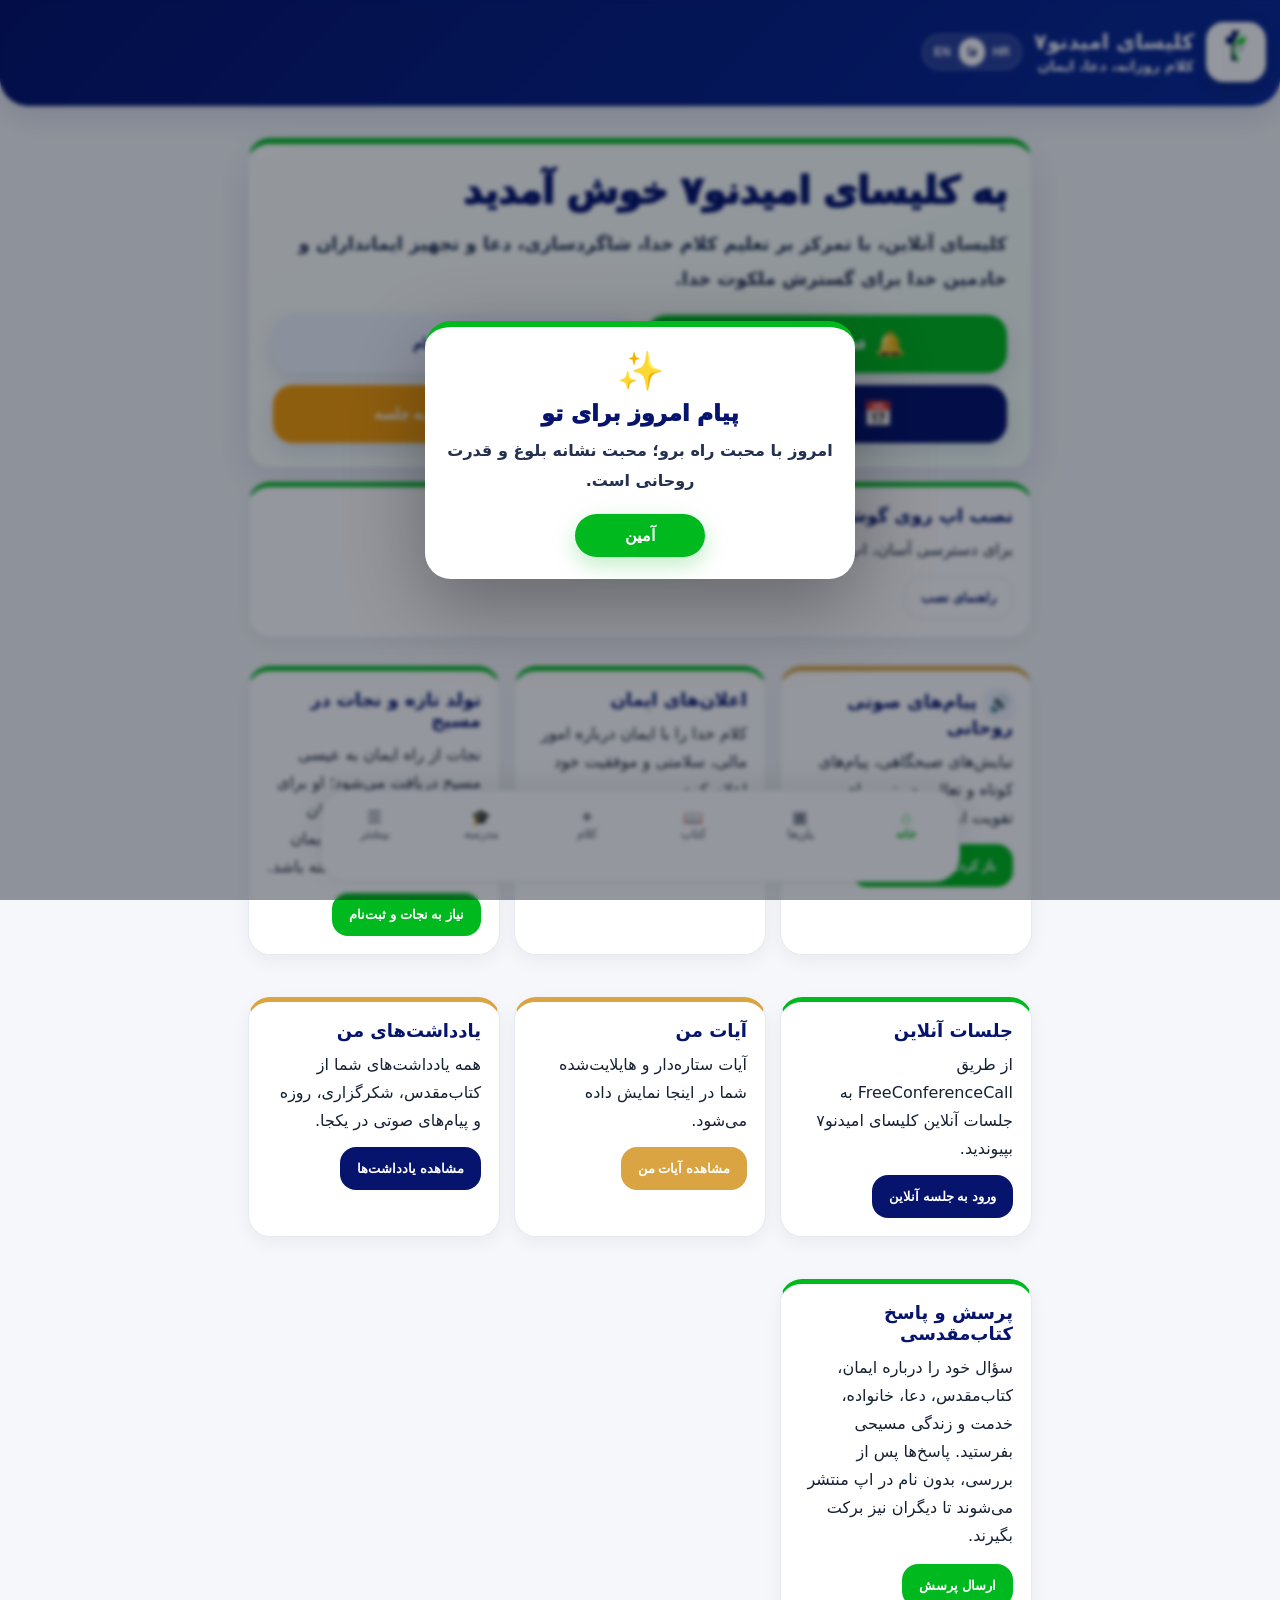
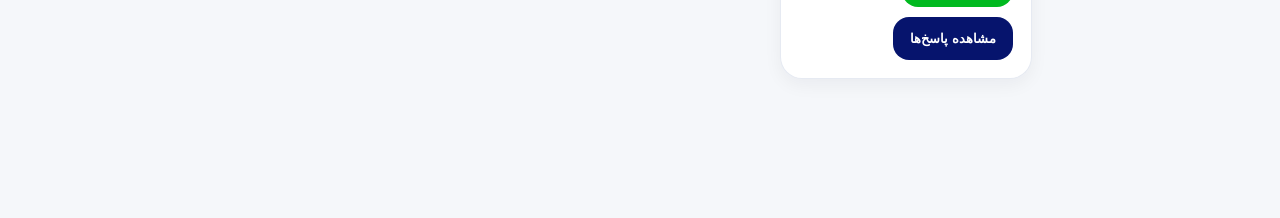
<file: beta.html>
<!DOCTYPE html>

<html lang="en">
<head>
<meta content="no-cache, no-store, must-revalidate" http-equiv="Cache-Control"/>
<meta content="no-cache" http-equiv="Pragma"/>
<meta content="0" http-equiv="Expires"/>
<meta charset="utf-8"/>
<meta content="width=device-width,initial-scale=1,viewport-fit=cover" name="viewport"/>
<meta content="#06146D" name="theme-color"/>
<meta content="Omide No 7 Church" name="description"/>
<link href="manifest.webmanifest" rel="manifest"/>
<link href="apple-touch-icon.png" rel="apple-touch-icon"/>
<link href="styles-v45.css?v=45" rel="stylesheet"/>
<script defer="" src="https://cdn.onesignal.com/sdks/web/v16/OneSignalSDK.page.js?v=45"></script>
<title>Omid No 7 Church — Beta V63.64 Faith Declaration Daily Fix</title>
</head>
<body>
<header class="app-header"><div class="header-row"><div class="logo-box"><img alt="Omid No 7 Church logo" src="logo-en.jpeg"/></div><div><h1 class="app-title" data-i18n="appTitle"></h1><div class="app-subtitle" data-i18n="appSubtitle"></div></div><div class="lang-toggle"><button data-lang="hr">HR</button><button data-lang="fa">فا</button><button data-lang="en">EN</button></div></div></header>
<main>
<section class="page active" id="home"><div class="grid home-feature-grid"><div class="card feature-card"><h3 data-i18n="declarationsTitle"></h3><p data-i18n="declarationsDesc"></p><button class="btn gold" data-i18n="openDeclarations" data-open="declarations"></button></div><div class="card feature-card"><h3 data-i18n="newBirthTitle"></h3><p data-i18n="newBirthP2"></p><button class="btn primary" data-i18n="registerAfterPrayer" data-open="newbirth"></button></div><div class="card feature-card"><h3 data-i18n="meetingsTitle"></h3><p data-i18n="meetingsDesc"></p><button class="btn secondary" data-i18n="joinMeeting" data-open="meetings"></button></div></div></section>
<section class="page" id="plans"><div class="section-title"><h2 data-i18n="plansTitle"></h2></div><div id="plansContent"></div></section>
<section class="page" id="bible"><div class="section-title"><h2 data-i18n="bibleTitle"></h2></div><div class="hero-card bible-reader-main-card"><img alt="Bible icon" class="bible-icon" src="bible-icon.svg"/><h1 data-i18n="bibleReaderTitle"></h1><p data-i18n="bibleReaderDesc"></p><button class="btn primary" data-i18n="openBibleReader" data-open-bible-home="1"></button></div><div class="card bible-app-follow-card"><h3 data-i18n="bibleAppChurchTitle"></h3><p data-i18n="bibleAppChurchDesc"></p><a class="btn gold track-link" data-i18n="followBibleApp" data-track="follow_bible_app_church" href="https://www.bible.com/organizations/da6136d1-04cd-4243-a52b-f9ba7f32ec79?utm_source=yvapp&amp;utm_medium=share&amp;utm_content=partner-page" rel="noopener" target="_blank"></a></div></section>
<section class="page" id="bibleReader"><div id="bibleReaderContent"></div></section>
<section class="page" id="word"><div class="section-title"><h2 data-i18n="todayWordTitle"></h2></div><div class="word-box"><h2 data-i18n="todayWordTitle"></h2><div data-daily-card=""></div></div><div class="card"><button class="btn gold enable-notifications" data-i18n="enableNotifications"></button><p class="status notification-status"></p></div></section>
<section class="page" id="school"></section>
<section class="page" id="declarations"><div class="section-title"><h2 data-i18n="declarationsTitle"></h2></div><div class="card"><p data-i18n="readOutLoud"></p></div><div id="declarationsContent"></div></section>
<section class="page" id="meetings"><div class="section-title"><h2 data-i18n="meetingsTitle"></h2></div><div class="card"><p data-i18n="meetingsDesc"></p><div class="btn-row"><a class="btn primary" data-i18n="joinMeeting" href="https://join.freeconferencecall.com/omideno7church" rel="noopener" target="_blank"></a><a class="btn secondary" data-i18n="callToJoin" href="tel:+38517757417,,2452236"></a></div></div><div class="card"><h3 data-i18n="scheduleTitle"></h3><div class="schedule-item"><div class="time-badge">5:00 AM</div><div><strong data-i18n="morningPrayer"></strong><br/><span class="small" data-i18n="croatiaTime"></span></div></div><div class="schedule-item"><div class="time-badge">8:00 PM</div><div><strong data-i18n="sundayService"></strong><br/><span class="small">Sunday</span></div></div></div></section>
<section class="page" id="newbirth"><div id="newBirthContent"></div></section>
<section class="page" id="thanksgiving"><div class="section-title"><h2 data-i18n="thanksgivingTitle"></h2></div><div id="thanksgivingContent"></div></section>
<section class="page" id="more"><div class="section-title"><h2 data-i18n="moreTitle"></h2></div><div class="card"><h3 data-i18n="visionTitle"></h3><p data-i18n="visionDesc"></p></div><div class="card"><h3 data-i18n="beliefsTitle"></h3><p data-i18n="beliefsDesc"></p></div><div class="card"><h3 data-i18n="privacyTitle"></h3><p data-i18n="privacyDesc"></p></div><div class="card"><h3 data-i18n="givingTitle"></h3><p data-i18n="givingDesc"></p><div class="btn-row"><a class="btn primary track-link" data-i18n="givePayPal" data-track="give_paypal" href="https://www.paypal.me/MehdiBadanFirouz337" rel="noopener" target="_blank"></a><a class="btn secondary track-link" data-i18n="giveRevolut" data-track="give_revolut" href="https://revolut.me/m_badanfirouz" rel="noopener" target="_blank"></a></div></div><div class="footer" data-footer-managed="v60" id="mainFooter"></div></section>
</main>
<nav class="bottom-nav"><div class="nav-inner"><button class="nav-btn active" data-page="home"><span class="icon">⌂</span><span data-i18n="navHome"></span></button><button class="nav-btn" data-page="plans"><span class="icon">▣</span><span data-i18n="navPlans"></span></button><button class="nav-btn" data-page="bible"><span class="icon bible-nav-symbol"></span><span data-i18n="navBible"></span></button><button class="nav-btn" data-page="word"><span class="icon">✦</span><span data-i18n="navWord"></span></button><button class="nav-btn school-nav-btn" data-page="school"><span class="icon">🎓</span><span class="school-nav-label">مدرسه</span></button><button class="nav-btn" data-page="more"><span class="icon">☰</span><span data-i18n="navMore"></span></button></div></nav>
<script src="daily-messages-v14.js?v=49"></script>
<script src="thanksgiving-v22.js?v=45"></script>
<script src="newbirth-v48.js?v=48"></script>
<script src="bible-meta-v40.js?v=45"></script>
<script src="bible-old-en-v40.js?v=57"></script>
<script src="bible-old-hr-v40.js?v=45"></script>
<script src="bible-new-en-v40.js?v=57"></script>
<script src="bible-new-hr-v40.js?v=45"></script>
<script src="bible-fa-v40/GEN.js?v=57"></script>
<script src="bible-fa-v40/EXO.js?v=57"></script>
<script src="bible-fa-v40/LEV.js?v=57"></script>
<script src="bible-fa-v40/NUM.js?v=57"></script>
<script src="bible-fa-v40/DEU.js?v=57"></script>
<script src="bible-fa-v40/JOS.js?v=57"></script>
<script src="bible-fa-v40/JDG.js?v=57"></script>
<script src="bible-fa-v40/RUT.js?v=57"></script>
<script src="bible-fa-v40/1SA.js?v=57"></script>
<script src="bible-fa-v40/2SA.js?v=57"></script>
<script src="bible-fa-v40/1KI.js?v=57"></script>
<script src="bible-fa-v40/2KI.js?v=57"></script>
<script src="bible-fa-v40/1CH.js?v=57"></script>
<script src="bible-fa-v40/2CH.js?v=57"></script>
<script src="bible-fa-v40/EZR.js?v=57"></script>
<script src="bible-fa-v40/NEH.js?v=57"></script>
<script src="bible-fa-v40/EST.js?v=57"></script>
<script src="bible-fa-v40/JOB.js?v=57"></script>
<script src="bible-fa-v40/PSA.js?v=57"></script>
<script src="bible-fa-v40/PRO.js?v=57"></script>
<script src="bible-fa-v40/ECC.js?v=57"></script>
<script src="bible-fa-v40/SNG.js?v=57"></script>
<script src="bible-fa-v40/ISA.js?v=57"></script>
<script src="bible-fa-v40/JER.js?v=57"></script>
<script src="bible-fa-v40/LAM.js?v=57"></script>
<script src="bible-fa-v40/EZK.js?v=57"></script>
<script src="bible-fa-v40/DAN.js?v=57"></script>
<script src="bible-fa-v40/HOS.js?v=57"></script>
<script src="bible-fa-v40/JOL.js?v=57"></script>
<script src="bible-fa-v40/AMO.js?v=57"></script>
<script src="bible-fa-v40/OBA.js?v=57"></script>
<script src="bible-fa-v40/JON.js?v=57"></script>
<script src="bible-fa-v40/MIC.js?v=57"></script>
<script src="bible-fa-v40/NAM.js?v=57"></script>
<script src="bible-fa-v40/HAB.js?v=57"></script>
<script src="bible-fa-v40/ZEP.js?v=57"></script>
<script src="bible-fa-v40/HAG.js?v=57"></script>
<script src="bible-fa-v40/ZEC.js?v=57"></script>
<script src="bible-fa-v40/MAL.js?v=57"></script>
<script src="bible-fa-v40/MAT.js?v=57"></script>
<script src="bible-fa-v40/MRK.js?v=57"></script>
<script src="bible-fa-v40/LUK.js?v=57"></script>
<script src="bible-fa-v40/JHN.js?v=57"></script>
<script src="bible-fa-v40/ACT.js?v=57"></script>
<script src="bible-fa-v40/ROM.js?v=57"></script>
<script src="bible-fa-v40/1CO.js?v=57"></script>
<script src="bible-fa-v40/2CO.js?v=57"></script>
<script src="bible-fa-v40/GAL.js?v=57"></script>
<script src="bible-fa-v40/EPH.js?v=57"></script>
<script src="bible-fa-v40/PHP.js?v=57"></script>
<script src="bible-fa-v40/COL.js?v=57"></script>
<script src="bible-fa-v40/1TH.js?v=57"></script>
<script src="bible-fa-v40/2TH.js?v=57"></script>
<script src="bible-fa-v40/1TI.js?v=57"></script>
<script src="bible-fa-v40/2TI.js?v=57"></script>
<script src="bible-fa-v40/TIT.js?v=57"></script>
<script src="bible-fa-v40/PHM.js?v=57"></script>
<script src="bible-fa-v40/HEB.js?v=57"></script>
<script src="bible-fa-v40/JAS.js?v=57"></script>
<script src="bible-fa-v40/1PE.js?v=57"></script>
<script src="bible-fa-v40/2PE.js?v=57"></script>
<script src="bible-fa-v40/1JN.js?v=57"></script>
<script src="bible-fa-v40/2JN.js?v=57"></script>
<script src="bible-fa-v40/3JN.js?v=57"></script>
<script src="bible-fa-v40/JUD.js?v=57"></script>
<script src="bible-fa-v40/REV.js?v=57"></script>
<script src="reading-plan-v37.js?v=45"></script>
<script src="plans-v14.js?v=51"></script>
<script src="v56-plans-language-hotfix.js?v=561"></script>
<script src="declarations-v14.js?v=51"></script>
<script src="config-v14.js?v=45"></script>
<script src="app-v55.js?v=55"></script>
<script src="audio-messages-v49.js?v=53"></script>
<script src="fasting-journey-v53.js?v=54"></script>
<script src="v52-my-notes-back-fix.js?v=54"></script>
<script src="v54-bible-enhancements.js?v=54"></script>
<script src="v55-bible-verse-actions-fix.js?v=55"></script>
<script src="v55-keywords-expanded-and-style-fix.js?v=55"></script>
<script src="v56-final-bible-verse-actions.js?v=56"></script>
<script src="v56-2-fasting-plan-language-hotfix.js?v=562"></script>
<script src="v56-4-plans-complete-language-and-fasting-verses-fix.js?v=564"></script>
<script src="bible-apocrypha-en-v57.js?v=57"></script>
<script src="bible-apocrypha-fa-v58-2.js?v=582"></script>
<script src="v58-bible-system-polish.js?v=582"></script>
<script src="v58-3-restore-audio-section.js?v=583"></script>
<script src="v59-qa-system.js?v=60"></script>
<script src="v61-1-fasting-topic-teachings.js?v=611"></script>
<script src="v61-5-nav-install-footer-fix.js?v=615"></script>
<script src="v61-7-notification-ui-footer-fix.js?v=617"></script>
<!-- <script src="v62-14-daily-word-verse-toggle-fix.js?v=6214"></script> -->
<script src="v62-9-plan-navigation-final-fix.js?v=6214"></script>
<script src="v63-40-supabase-client-bridge.js?v=6341f"></script>
<script src="v63-online-school.js?v=6312"></script>
<script src="omideno7-v63-94-school-cloud-sync.js?v=6394"></script>
<script src="v63-5-navigation-admin-audio-fix.js?v=6316"></script>
<script src="v63-9-admin-and-more-polish.js?v=6316"></script>
<script src="v63-16-clean-school-stability.js?v=6318"></script>
<script src="v63-20-daily-word-final.js?v=6321"></script>
<script src="v63-21-daily-school-bible-polish.js?v=6321"></script>
<script src="v63-24-daily-word-verse-open-fix.js?v=6324"></script>
<script src="v63-22-bible-reading-plan-365.js?v=6331"></script>
<script src="v63-39-bible365-stable-single-reader.js?v=6339"></script>
<!-- disabled older Bible 365 experiments: v63-26, v63-27, v63-28, v63-29, v63-30 -->
<script src="v63-36-notification-language-sync.js?v=6336"></script>
<!-- disabled in beta V63.46: old version lock caused V61.5 flicker -->
<script src="v63-40-beta-book-icon-fix.js?v=6341f"></script>
<!-- disabled cleanup-beta: visible security/cloud diagnostic debug bars: <script src="v63-40-security-cloud-diagnostic.js?v=6341f"></script> -->
<!-- disabled cleanup-beta: visible cloud autosave test panel: <script src="v63-41g-cloud-autosave-stable-beta.js?v=6342b"></script> -->
<!-- disabled visible offline test panels
<script src="v63-42-offline-foundation-beta.js?v=6342b"></script>
<script src="v63-42b-school-offline-fallback-beta.js?v=6342b"></script>
<script src="v63-43-offline-school-lessons-beta.js?v=6344b"></script>
-->
<!-- disabled visible beta/test panels during cleanup
<script src="v63-42-offline-foundation-beta.js?v=6342b"></script>
<script src="v63-42b-school-offline-fallback-beta.js?v=6342b"></script>
<script src="v63-43-offline-school-lessons-beta.js?v=6344b"></script>
<script src="v63-44-personal-cloud-backup-beta.js?v=6344b-old"></script>
<script src="v63-44c-personal-backup-button-fix-beta.js?v=6345"></script>
<script src="v63-45-full-restore-after-reinstall-beta.js?v=6345b"></script>
<script src="v63-46-security-cloud-final-beta.js?v=6347"></script>
<script src="v63-47-max-security-beta.js?v=6347max"></script>
<script src="v63-47-offline-audio-beta.js?v=6347b-old"></script>
<script src="v63-47b-offline-audio-playback-fix-beta.js?v=6347b"></script>
<script src="v63-47c-security-client-fix-beta.js?v=6347c"></script>
-->
<script src="v63-49-salvation-registration-form-beta.js?v=6400-form"></script>
<script src="v63-58-newbirth-data.js?v=6358"></script>
<script src="v63-58-final-stability-clean-beta.js?v=6358g"></script>
<script src="v63-72-medal-guide-stable-beta.js?v=6372"></script>
<script src="v63-59-welcome-meeting-registration-beta.js?v=6359"></script>
<script src="v63-60-remove-duplicate-welcome-amen-beta.js?v=6360"></script>
<script src="v63-61-newbirth-detail-excel-beta.js?v=6361"></script>
<script src="v63-62-meeting-approval-strict-beta.js?v=6362"></script>
<!-- <script src="v63-63-admin-registration-approval-beta.js?v=6370"></script> -->
<!-- disabled: replaced by omideno7-faith-declarations.js
<script src="v63-64-faith-declaration-daily-fix-beta.js?v=6364"></script>
-->
<!-- disabled test only: v63-71 may hide rewards panel
<script src="v63-71-rc-clean-overlay-beta.js?v=6371"></script>
-->
<script src="omideno7-v63-90-registration-school-admin-fix.js?v=6395"></script>
<script src="omideno7-v63-91-admin-panel-stability-fix.js?v=6392"></script>
<script src="omideno7-v63-92-auth-access-form-rules.js?v=6401"></script>
<!-- <script src="omideno7-v63-93-school-submit-button-lock.js?v=6395"></script> -->
<script>
(function(){
  function txt(el){
    return (el && el.textContent || '').replace(/\s+/g,' ').trim();
  }

  function lang(){
    var v = '';
    try {
      v = (localStorage.getItem('lang') || localStorage.getItem('omideno7_lang') || document.documentElement.lang || navigator.language || 'fa').toLowerCase();
    } catch(e){}
    if(v.indexOf('en') === 0) return 'en';
    if(v.indexOf('hr') === 0 || v.indexOf('cro') > -1 || v.indexOf('hrv') > -1) return 'hr';
    return 'fa';
  }

  function fixChurchTitle(){
    var l = lang();
    var title = document.querySelector('.app-title,[data-i18n="appTitle"]');
    var sub = document.querySelector('.app-subtitle,[data-i18n="appSubtitle"]');

    if(!title || !sub) return;

    if(l === 'en'){
      title.textContent = 'Omideno 7 Church';
      sub.textContent = 'New Hope 7 Church';
    } else if(l === 'hr'){
      title.textContent = 'Crkva Omideno 7';
      sub.textContent = 'Nova Nada 7';
    } else {
      title.textContent = 'کلیسای امیدنو۷';
      sub.textContent = 'امید تازه در مسیح';
    }

    sub.style.setProperty('font-size','13px','important');
    sub.style.setProperty('opacity','.68','important');
    sub.style.setProperty('font-weight','600','important');
    sub.style.setProperty('margin-top','3px','important');
  }

  function hideBetaReport(){
    document.querySelectorAll('.card, section, article, div').forEach(function(el){
      var t = txt(el);
      if(
        t.length < 1200 &&
        /گزارش تست نسخه بتا|Beta Test Report|Izvještaj beta testa|beta version is ready|نسخه بتا/i.test(t)
      ){
        el.style.setProperty('display','none','important');
        el.style.setProperty('visibility','hidden','important');
        el.style.setProperty('height','0','important');
        el.style.setProperty('overflow','hidden','important');
      }
    });
  }

  function findGuideBox(card){
    if(!card) return null;

    var direct = card.querySelector('#v6358GuideText,#v6357GuideText,[id*="GuideText"],[id*="guideText"]');
    if(direct) return direct;

    var candidates = Array.prototype.slice.call(card.querySelectorAll('div,p,section,article,ul'));
    candidates.sort(function(a,b){ return txt(a).length - txt(b).length; });

    return candidates.find(function(el){
      var t = txt(el);
      return t.length > 40 &&
             t.length < 1600 &&
             /برنزی|نقره‌ای|طلایی|Bronze|Silver|Gold|Brončana|Srebrna|Zlatna|100 امتیاز|100 points|100 bodova/i.test(t) &&
             !/راهنمای مدال‌ها$|Medal Guide$|Vodič za medalje$/i.test(t);
    }) || null;
  }

  function fixMedalGuideToggle(){
    document.querySelectorAll('button,a,summary').forEach(function(btn){
      var bt = txt(btn);
      if(!/راهنمای مدال|Medal Guide|Vodič za medalje/i.test(bt)) return;
      if(btn.dataset.omidenoGuideToggle === '1') return;

      btn.dataset.omidenoGuideToggle = '1';

      var card = btn.closest('.card,section,article,div');
      var box = findGuideBox(card);

      if(box){
        box.dataset.omidenoGuideBox = '1';
        box.style.setProperty('display','none','important');
      }

      btn.addEventListener('click', function(ev){
        ev.preventDefault();
        ev.stopPropagation();

        var parent = btn.closest('.card,section,article,div');
        var guide = findGuideBox(parent);

        if(!guide) return false;

        guide.dataset.omidenoGuideBox = '1';

        var isHidden = getComputedStyle(guide).display === 'none' || guide.style.display === 'none';
        if(isHidden){
          guide.style.setProperty('display','block','important');
          guide.style.setProperty('visibility','visible','important');
          guide.style.setProperty('height','auto','important');
          guide.style.setProperty('opacity','1','important');
        } else {
          guide.style.setProperty('display','none','important');
        }

        return false;
      }, true);
    });
  }

  function run(){
    fixChurchTitle();
    hideBetaReport();
    fixMedalGuideToggle();
  }

  document.addEventListener('DOMContentLoaded', run);
  window.addEventListener('load', run);
  document.addEventListener('click', function(){
    setTimeout(run,100);
    setTimeout(run,500);
  }, true);

  setTimeout(run,300);
  setTimeout(run,1200);
  setInterval(run,2000);
})();
<script>
(function(){
  function cleanOldBetaAndDaily(){
    try{
     [
  '#v6358WelcomeCard',
  '.v6358WelcomeCard',
  'div#v6358WelcomeCard',
  '#home > #v6358WelcomeCard',
  '#home div[id="v6358WelcomeCard"]',
  '#v6358DailyCard',
  '.v6358-toast',
  '.v6358DailyCard',
  '#v6358RcReport',
  '#v6358VersionFooter',
  '[id="v6358DailyCard"]',
  '[id*="6358"][id*="Daily"]',
  '[id*="6358"][id*="RcReport"]',
  '[id*="6358"][id*="VersionFooter"]',
  '[class*="6358"][class*="toast"]',
  '[class*="6358"][class*="Daily"]',
  '[class*="6358"][class*="daily"]'
].forEach(function(sel){
        document.querySelectorAll(sel).forEach(function(el){
          el.remove();
        });
      });
    }catch(e){}
  }

  function forceNewDailyMessage(){
    try{
      if(window.OMIDENO7_DAILY_MESSAGE && typeof window.OMIDENO7_DAILY_MESSAGE.refresh === 'function'){
        window.OMIDENO7_DAILY_MESSAGE.refresh();
      }
    }catch(e){}
  }

  function run(){
    cleanOldBetaAndDaily();
    forceNewDailyMessage();
  }

  document.addEventListener('DOMContentLoaded', run);
  window.addEventListener('load', run);
  document.addEventListener('click', function(){
    setTimeout(run, 100);
    setTimeout(run, 500);
  }, true);

  setTimeout(run, 100);
  setTimeout(run, 400);
  setTimeout(run, 900);
  setTimeout(run, 1800);
  setTimeout(run, 3500);
  setInterval(run, 1500);
  setTimeout(run,5000);
  setTimeout(run,8000);
})();
</script>
<script src="omideno7-daily-message.js?v=21"></script>
<script src="omideno7-faith-declarations-v2.js?v=2"></script>

<script>
(function(){
  function getLang(){
    try{
      var v = localStorage.getItem('lang') || localStorage.getItem('omideno7_lang') || document.documentElement.lang || navigator.language || 'fa';
      v = String(v).toLowerCase();
      if(v.indexOf('hr') === 0 || v.indexOf('cro') > -1) return 'hr';
      if(v.indexOf('en') === 0) return 'en';
      return 'fa';
    }catch(e){
      return 'fa';
    }
  }

  function fixChurchHeaderTitle(){
    var lang = getLang();

    var data = {
      fa: {
        title: 'کلیسای امیدنو۷',
        meaning: '',
        subtitle: 'کلام روزانه، دعا، ایمان'
      },
      en: {
        title: 'OmideNo7 Church',
        meaning: 'New Hope 7 Church',
        subtitle: 'Daily Word, Prayer, Faith'
      },
      hr: {
        title: 'Crkva OmideNo7',
        meaning: 'Crkva Nova Nada 7',
        subtitle: 'Dnevna riječ, molitva, vjera'
      }
    };

    var t = data[lang] || data.fa;
    var titleEl = document.querySelector('.app-title');
    var subEl = document.querySelector('.app-subtitle');

    if(titleEl) titleEl.textContent = t.title;

    if(subEl){
      if(t.meaning){
        subEl.innerHTML =
          '<div class="church-name-meaning">' + t.meaning + '</div>' +
          '<div class="church-header-subtitle">' + t.subtitle + '</div>';
      }else{
        subEl.textContent = t.subtitle;
      }
    }
  }

  function addChurchHeaderStyle(){
    if(document.getElementById('churchHeaderTitleFixStyle')) return;
    var st = document.createElement('style');
    st.id = 'churchHeaderTitleFixStyle';
    st.textContent =
      '.church-name-meaning{font-size:12px;line-height:1.25;font-weight:500;opacity:.72;margin-top:1px;}' +
      '.church-header-subtitle{font-size:12px;line-height:1.25;font-weight:600;opacity:.9;margin-top:1px;}';
    document.head.appendChild(st);
  }

  function run(){
    addChurchHeaderStyle();
    fixChurchHeaderTitle();
  }

  document.addEventListener('DOMContentLoaded', run);
  window.addEventListener('load', run);
  document.addEventListener('click', function(){
    setTimeout(run, 80);
    setTimeout(run, 300);
    setTimeout(run, 900);
  }, true);

  setTimeout(run, 100);
  setTimeout(run, 500);
  setTimeout(run, 1200);
  setTimeout(run, 2500);
  setInterval(run, 2000);
})();
</script>
<script>
(function(){
  function lang(){
    try{
      var v=(localStorage.getItem('lang')||localStorage.getItem('omideno7_lang')||document.documentElement.lang||navigator.language||'fa').toLowerCase();
      if(v.indexOf('en')===0) return 'en';
      if(v.indexOf('hr')===0 || v.indexOf('cro')>-1 || v.indexOf('hrv')>-1) return 'hr';
      return 'fa';
    }catch(e){return 'fa';}
  }

  function T(k){
    var l=lang();
    var dict={
      fa:{
        title:'مدال‌ها و رشد روحانی',
        sub:'مدال‌های شما بر اساس استمرار در کلام، دعا، شکرگزاری، ایمان، مدرسه و مطالعه کتاب‌مقدس آزاد می‌شود.',
        points:'امتیاز',
        streak:'روز پیوسته',
        bronze:'برنزی',
        silver:'نقره‌ای',
        gold:'طلایی',
        word:'دوستدار کلام',
        school:'شاگرد وفادار',
        prayer:'مدال دعا',
        thanks:'شکرگزاری',
        faith:'ایمان',
        bible:'گرسنگی عمیق برای کلام خدا',
        locked:'قفل',
        unlocked:'آزاد'
      },
      en:{
        title:'Spiritual Growth & Medals',
        sub:'Your medals unlock through consistency in the Word, prayer, thanksgiving, faith, school, and Bible reading.',
        points:'Points',
        streak:'Day streak',
        bronze:'Bronze',
        silver:'Silver',
        gold:'Gold',
        word:'Word Lover',
        school:'Faithful Student',
        prayer:'Prayer Medal',
        thanks:'Thanksgiving',
        faith:'Faith',
        bible:'Deep Hunger for God’s Word',
        locked:'Locked',
        unlocked:'Unlocked'
      },
      hr:{
        title:'Duhovni rast i medalje',
        sub:'Medalje se otključavaju kroz postojanost u Riječi, molitvi, zahvaljivanju, vjeri, školi i čitanju Biblije.',
        points:'Bodovi',
        streak:'Dana zaredom',
        bronze:'Brončana',
        silver:'Srebrna',
        gold:'Zlatna',
        word:'Ljubitelj Riječi',
        school:'Vjerni učenik',
        prayer:'Medalja molitve',
        thanks:'Zahvaljivanje',
        faith:'Vjera',
        bible:'Duboka glad za Božjom Riječi',
        locked:'Zaključano',
        unlocked:'Otključano'
      }
    };
    return (dict[l]&&dict[l][k])||dict.fa[k]||k;
  }

  function readNumberFromStorage(keys){
    for(var i=0;i<keys.length;i++){
      try{
        var raw=localStorage.getItem(keys[i]);
        if(raw===null || raw===undefined || raw==='') continue;

        var n=Number(raw);
        if(!isNaN(n)) return n;

        if(String(raw).charAt(0)==='{'){
          var obj=JSON.parse(raw);
          var candidates=[
            obj.points,
            obj.point,
            obj.score,
            obj.totalPoints,
            obj.streak,
            obj.days,
            obj.completedDays,
            obj.progress
          ];
          for(var j=0;j<candidates.length;j++){
            var x=Number(candidates[j]);
            if(!isNaN(x) && x>0) return x;
          }
        }
      }catch(e){}
    }
    return 0;
  }

  function readObjectFromStorage(keys){
    for(var i=0;i<keys.length;i++){
      try{
        var raw=localStorage.getItem(keys[i]);
        if(raw && String(raw).charAt(0)==='{') return JSON.parse(raw);
      }catch(e){}
    }
    return {};
  }

  function getState(){
    var rewards=readObjectFromStorage([
      'omideno7_rewards_v6348_state',
      'omideno7_rewards_state',
      'omideno7_rewards'
    ]);

    var points=Number(
      rewards.points ||
      rewards.point ||
      rewards.score ||
      rewards.totalPoints ||
      readNumberFromStorage([
        'omideno7_points',
        'omideno7_total_points',
        'omideno7_score',
        'points',
        'totalPoints'
      ])
    );

    var streak=Number(
      rewards.streak ||
      rewards.days ||
      rewards.completedDays ||
      readNumberFromStorage([
        'omideno7_streak',
        'omideno7_day_streak',
        'streak',
        'dayStreak',
        'completedDays'
      ])
    );

    if(isNaN(points)) points=0;
    if(isNaN(streak)) streak=0;

    var faithDays=readNumberFromStorage([
      'omideno7_faith_declaration_days',
      'omideno7_declarations_read',
      'faithDeclarationDays',
      'declarationsRead'
    ]);

    var prayerDays=readNumberFromStorage([
      'omideno7_prayer_days',
      'omideno7_morning_prayer_days',
      'prayerDays'
    ]);

    var thanksgivingDays=readNumberFromStorage([
      'omideno7_thanksgiving_days',
      'thanksgivingDays'
    ]);

    var schoolProgress=readNumberFromStorage([
      'omideno7_school_progress',
      'omideno7_school_completed_lessons',
      'schoolProgress',
      'schoolCompletedLessons'
    ]);

    var bibleDays=readNumberFromStorage([
      'omideno7_bible365_day',
      'omideno7_bible_reading_day',
      'bible365Day',
      'bibleReadingDay'
    ]);

    return {
      points:points,
      streak:streak,
      faithDays:faithDays,
      prayerDays:prayerDays,
      thanksgivingDays:thanksgivingDays,
      schoolProgress:schoolProgress,
      bibleDays:bibleDays
    };
  }

  function medalCard(icon,title,isOpen,rule){
    return '<div style="border:1px solid #E6EAF2;border-radius:16px;padding:10px;text-align:center;'+(isOpen?'':'opacity:.58;filter:grayscale(.35);')+'">'+
      '<div style="font-size:28px;">'+icon+'</div>'+
      '<strong style="display:block;color:#06146D;font-size:14px;">'+title+'</strong>'+
      '<small>'+(isOpen?T('unlocked'):T('locked'))+' · '+rule+'</small>'+
    '</div>';
  }

  function ensureRewardsPanel(){
    try{
      var more=document.getElementById('more');
      if(!more) return;

      var old=document.getElementById('v6358RewardsPanel');
      if(old) old.remove();

      var s=getState();

      var medals=[
        ['🥉',T('bronze'),s.points>=100,'100 '+T('points')],
        ['🥈',T('silver'),s.points>=200,'200 '+T('points')],
        ['🥇',T('gold'),s.points>=500,'500 '+T('points')],

        ['📖',T('word'),s.streak>=30 || s.points>=120,'30 '+T('streak')],
        ['🎓',T('school'),s.schoolProgress>=7 || s.points>=150,'7 lessons'],
        ['🙏',T('prayer'),s.prayerDays>=10 || s.streak>=10,'10 '+T('streak')],
        ['🙌',T('thanks'),s.thanksgivingDays>=30 || s.points>=80,'30 days'],
        ['🛡️',T('faith'),s.faithDays>=21 || s.streak>=21,'21 '+T('streak')],
        ['📚',T('bible'),s.bibleDays>=365 || s.streak>=365,'365 days']
      ];

      var html=
        '<div id="v6358RewardsPanel" class="card" style="border-top:5px solid #06146D;padding:16px;margin-top:14px;">'+
          '<h3 style="margin:0 0 6px;color:#06146D;font-weight:950;">🏆 '+T('title')+'</h3>'+
          '<p style="margin:0 0 12px;line-height:1.8;">'+T('sub')+'</p>'+
          '<div style="display:flex;gap:10px;flex-wrap:wrap;margin:10px 0;">'+
            '<div style="flex:1;min-width:120px;background:#f8fbff;border-radius:14px;padding:10px;text-align:center;"><strong>'+s.points+'</strong><br><small>'+T('points')+'</small></div>'+
            '<div style="flex:1;min-width:120px;background:#f8fbff;border-radius:14px;padding:10px;text-align:center;"><strong>'+s.streak+'</strong><br><small>'+T('streak')+'</small></div>'+
          '</div>'+
          '<div style="display:grid;grid-template-columns:repeat(auto-fit,minmax(115px,1fr));gap:10px;margin-top:12px;">'+
            medals.map(function(m){
              return medalCard(m[0],m[1],m[2],m[3]);
            }).join('')+
          '</div>'+
        '</div>';

      var box=document.createElement('div');
      box.innerHTML=html;
      var panel=box.firstElementChild;

      var footer=more.querySelector('footer,.footer');
      more.insertBefore(panel, footer || null);
    }catch(e){}
  }

  function run(){
    ensureRewardsPanel();
  }

  document.addEventListener('DOMContentLoaded',function(){
    setTimeout(run,500);
    setTimeout(run,1500);
    setTimeout(run,3000);
  });

  window.addEventListener('load',function(){
    setTimeout(run,500);
    setTimeout(run,1500);
  });

  document.addEventListener('click',function(){
    setTimeout(run,300);
    setTimeout(run,1000);
  },true);
})();
</script>
</body>
</html>
</file>
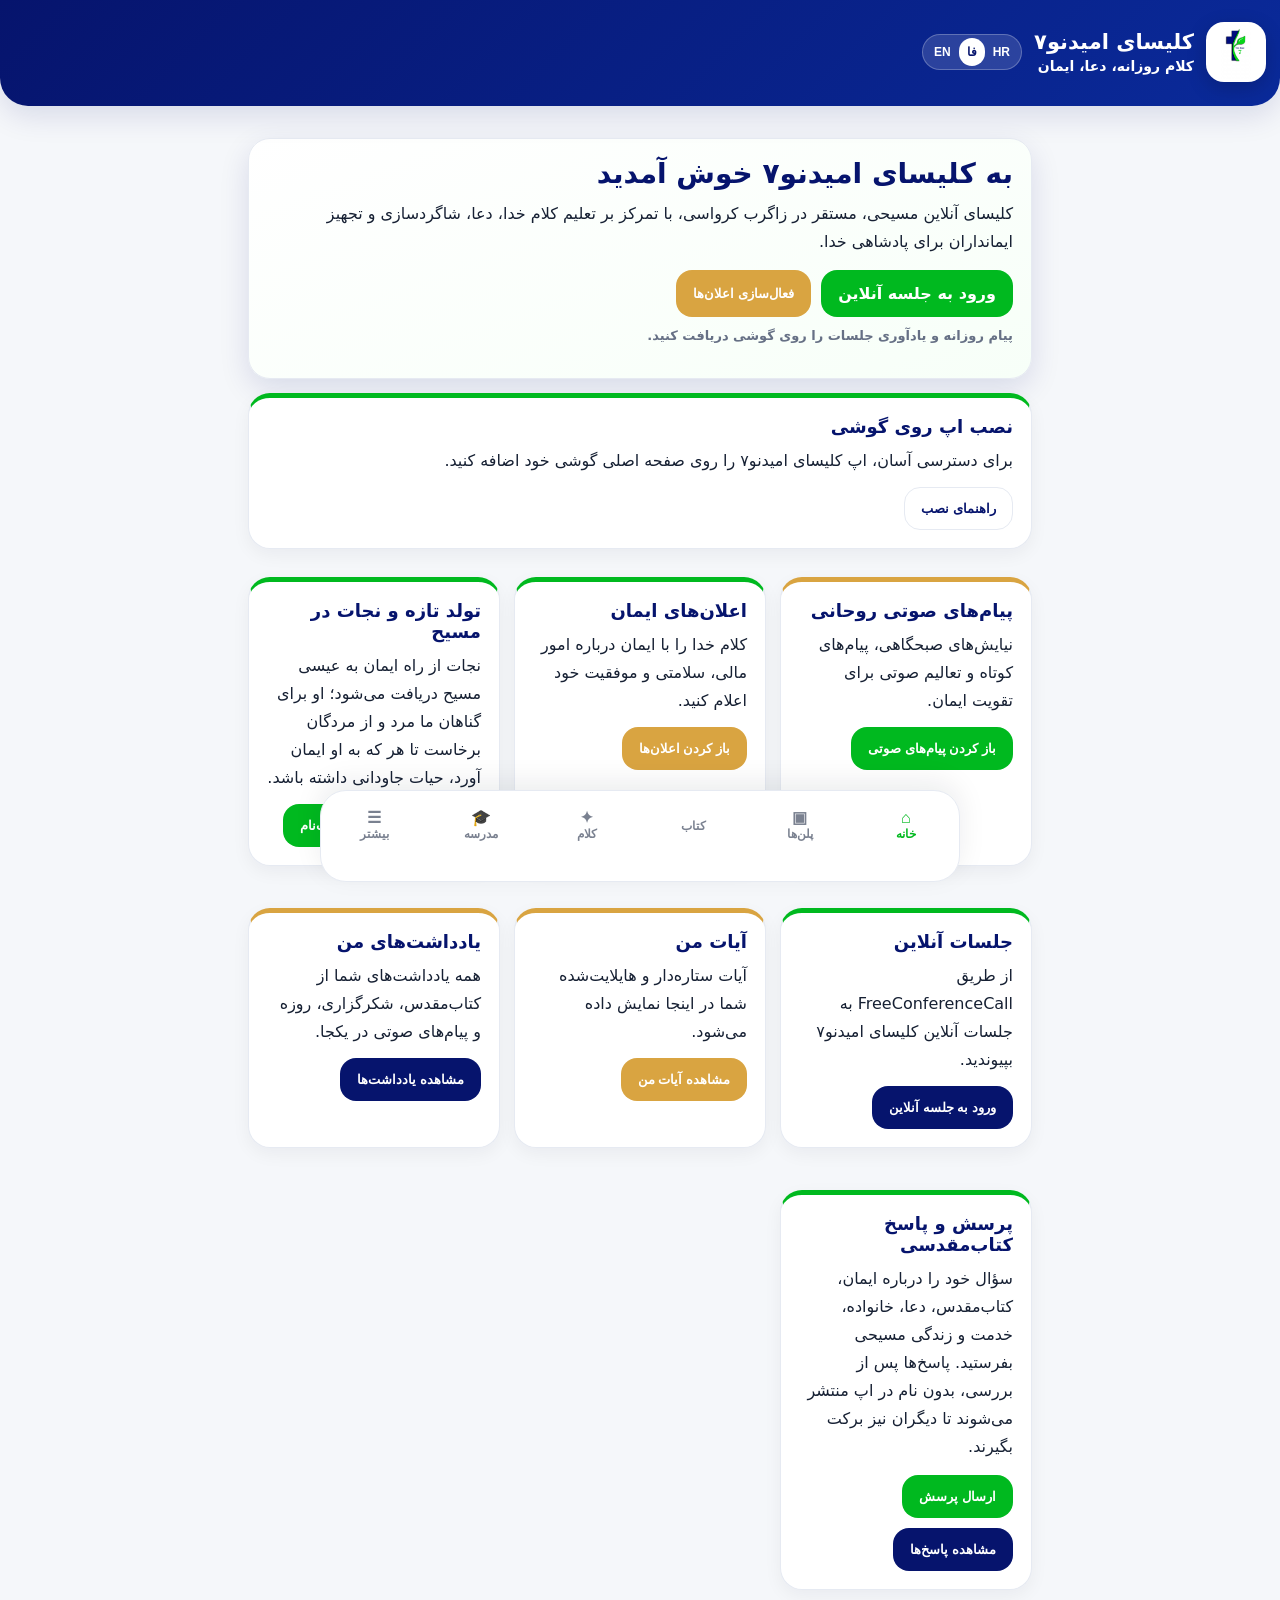
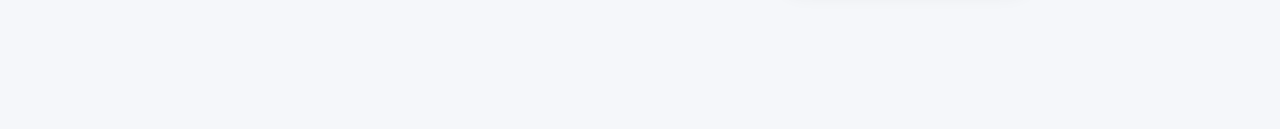
<file: index-2.html>
<!doctype html>
<html lang="en">
<head>
<meta http-equiv="Cache-Control" content="no-cache, no-store, must-revalidate">
<meta http-equiv="Pragma" content="no-cache">
<meta http-equiv="Expires" content="0">
<meta charset="utf-8">
<meta name="viewport" content="width=device-width,initial-scale=1,viewport-fit=cover">
<meta name="theme-color" content="#06146D">
<meta name="description" content="Omid No 7 Church">
<link rel="manifest" href="manifest.webmanifest">
<link rel="apple-touch-icon" href="apple-touch-icon.png">
<link rel="stylesheet" href="styles-v45.css?v=45">
<script src="https://cdn.onesignal.com/sdks/web/v16/OneSignalSDK.page.js?v=45" defer></script>
<title>Omid No 7 Church</title>
</head>
<body>
<header class="app-header"><div class="header-row"><div class="logo-box"><img src="logo-en.jpeg" alt="Omid No 7 Church logo"></div><div><h1 class="app-title" data-i18n="appTitle"></h1><div class="app-subtitle" data-i18n="appSubtitle"></div></div><div class="lang-toggle"><button data-lang="hr">HR</button><button data-lang="fa">فا</button><button data-lang="en">EN</button></div></div></header>
<main>
<section id="home" class="page active"><div class="hero-card"><h1 data-i18n="homeTitle"></h1><p data-i18n="homeDesc"></p><div class="btn-row"><a class="btn primary" href="https://join.freeconferencecall.com/omideno7church" target="_blank" rel="noopener" data-i18n="joinMeeting"></a><button class="btn gold enable-notifications" data-i18n="enableNotifications"></button></div><p class="status" data-i18n="notificationInfo"></p><p class="status notification-status"></p></div><div class="grid home-feature-grid"><div class="card feature-card"><h3 data-i18n="declarationsTitle"></h3><p data-i18n="declarationsDesc"></p><button class="btn gold" data-open="declarations" data-i18n="openDeclarations"></button></div><div class="card feature-card"><h3 data-i18n="newBirthTitle"></h3><p data-i18n="newBirthP2"></p><button class="btn primary" data-open="newbirth" data-i18n="registerAfterPrayer"></button></div><div class="card feature-card"><h3 data-i18n="meetingsTitle"></h3><p data-i18n="meetingsDesc"></p><button class="btn secondary" data-open="meetings" data-i18n="joinMeeting"></button></div></div></section>
<section id="plans" class="page"><div class="section-title"><h2 data-i18n="plansTitle"></h2></div><div id="plansContent"></div></section>
<section id="bible" class="page"><div class="section-title"><h2 data-i18n="bibleTitle"></h2></div><div class="hero-card bible-reader-main-card"><img src="bible-icon.svg" class="bible-icon" alt="Bible icon"><h1 data-i18n="bibleReaderTitle"></h1><p data-i18n="bibleReaderDesc"></p><button class="btn primary" data-open-bible-home="1" data-i18n="openBibleReader"></button></div><div class="card bible-app-follow-card"><h3 data-i18n="bibleAppChurchTitle"></h3><p data-i18n="bibleAppChurchDesc"></p><a class="btn gold track-link" data-track="follow_bible_app_church" href="https://www.bible.com/organizations/da6136d1-04cd-4243-a52b-f9ba7f32ec79?utm_source=yvapp&utm_medium=share&utm_content=partner-page" target="_blank" rel="noopener" data-i18n="followBibleApp"></a></div></section>
<section id="bibleReader" class="page"><div id="bibleReaderContent"></div></section>
<section id="word" class="page"><div class="section-title"><h2 data-i18n="todayWordTitle"></h2></div><div class="word-box"><h2 data-i18n="todayWordTitle"></h2><div data-daily-card></div></div><div class="card"><button class="btn gold enable-notifications" data-i18n="enableNotifications"></button><p class="status notification-status"></p></div></section>
<section id="declarations" class="page"><div class="section-title"><h2 data-i18n="declarationsTitle"></h2></div><div class="card"><p data-i18n="readOutLoud"></p></div><div id="declarationsContent"></div></section>
<section id="meetings" class="page"><div class="section-title"><h2 data-i18n="meetingsTitle"></h2></div><div class="card"><p data-i18n="meetingsDesc"></p><div class="btn-row"><a class="btn primary" href="https://join.freeconferencecall.com/omideno7church" target="_blank" rel="noopener" data-i18n="joinMeeting"></a><a class="btn secondary" href="tel:+38517757417,,2452236" data-i18n="callToJoin"></a></div></div><div class="card"><h3 data-i18n="scheduleTitle"></h3><div class="schedule-item"><div class="time-badge">5:00 AM</div><div><strong data-i18n="morningPrayer"></strong><br><span class="small" data-i18n="croatiaTime"></span></div></div><div class="schedule-item"><div class="time-badge">8:00 PM</div><div><strong data-i18n="sundayService"></strong><br><span class="small">Sunday</span></div></div></div></section>
<section id="newbirth" class="page"><div id="newBirthContent"></div></section>
<section id="thanksgiving" class="page"><div class="section-title"><h2 data-i18n="thanksgivingTitle"></h2></div><div id="thanksgivingContent"></div></section>
<section id="more" class="page"><div class="section-title"><h2 data-i18n="moreTitle"></h2></div><div class="card"><h3 data-i18n="visionTitle"></h3><p data-i18n="visionDesc"></p></div><div class="card"><h3 data-i18n="beliefsTitle"></h3><p data-i18n="beliefsDesc"></p></div><div class="card"><h3 data-i18n="privacyTitle"></h3><p data-i18n="privacyDesc"></p></div><div class="card"><h3 data-i18n="givingTitle"></h3><p data-i18n="givingDesc"></p><div class="btn-row"><a class="btn primary track-link" data-track="give_paypal" href="https://www.paypal.me/MehdiBadanFirouz377" target="_blank" rel="noopener" data-i18n="givePayPal"></a><a class="btn secondary track-link" data-track="give_revolut" href="https://revolut.me/m_badanfirouz" target="_blank" rel="noopener" data-i18n="giveRevolut"></a></div></div><div class="footer" id="mainFooter" data-footer-managed="v60"></div></section>
</main>
<nav class="bottom-nav"><div class="nav-inner"><button class="nav-btn active" data-page="home"><span class="icon">⌂</span><span data-i18n="navHome"></span></button><button class="nav-btn" data-page="plans"><span class="icon">▣</span><span data-i18n="navPlans"></span></button><button class="nav-btn" data-page="bible"><span class="icon bible-nav-symbol"></span><span data-i18n="navBible"></span></button><button class="nav-btn" data-page="word"><span class="icon">✦</span><span data-i18n="navWord"></span></button><button class="nav-btn" data-page="more"><span class="icon">☰</span><span data-i18n="navMore"></span></button></div></nav>
<script src="daily-messages-v14.js?v=49"></script>
<script src="thanksgiving-v22.js?v=45"></script>
<script src="newbirth-v48.js?v=48"></script>
<script src="bible-meta-v40.js?v=45"></script>
<script src="bible-old-en-v40.js?v=57"></script>
<script src="bible-old-hr-v40.js?v=45"></script>
<script src="bible-new-en-v40.js?v=57"></script>
<script src="bible-new-hr-v40.js?v=45"></script>
<script src="bible-fa-v40/GEN.js?v=57"></script>
<script src="bible-fa-v40/EXO.js?v=57"></script>
<script src="bible-fa-v40/LEV.js?v=57"></script>
<script src="bible-fa-v40/NUM.js?v=57"></script>
<script src="bible-fa-v40/DEU.js?v=57"></script>
<script src="bible-fa-v40/JOS.js?v=57"></script>
<script src="bible-fa-v40/JDG.js?v=57"></script>
<script src="bible-fa-v40/RUT.js?v=57"></script>
<script src="bible-fa-v40/1SA.js?v=57"></script>
<script src="bible-fa-v40/2SA.js?v=57"></script>
<script src="bible-fa-v40/1KI.js?v=57"></script>
<script src="bible-fa-v40/2KI.js?v=57"></script>
<script src="bible-fa-v40/1CH.js?v=57"></script>
<script src="bible-fa-v40/2CH.js?v=57"></script>
<script src="bible-fa-v40/EZR.js?v=57"></script>
<script src="bible-fa-v40/NEH.js?v=57"></script>
<script src="bible-fa-v40/EST.js?v=57"></script>
<script src="bible-fa-v40/JOB.js?v=57"></script>
<script src="bible-fa-v40/PSA.js?v=57"></script>
<script src="bible-fa-v40/PRO.js?v=57"></script>
<script src="bible-fa-v40/ECC.js?v=57"></script>
<script src="bible-fa-v40/SNG.js?v=57"></script>
<script src="bible-fa-v40/ISA.js?v=57"></script>
<script src="bible-fa-v40/JER.js?v=57"></script>
<script src="bible-fa-v40/LAM.js?v=57"></script>
<script src="bible-fa-v40/EZK.js?v=57"></script>
<script src="bible-fa-v40/DAN.js?v=57"></script>
<script src="bible-fa-v40/HOS.js?v=57"></script>
<script src="bible-fa-v40/JOL.js?v=57"></script>
<script src="bible-fa-v40/AMO.js?v=57"></script>
<script src="bible-fa-v40/OBA.js?v=57"></script>
<script src="bible-fa-v40/JON.js?v=57"></script>
<script src="bible-fa-v40/MIC.js?v=57"></script>
<script src="bible-fa-v40/NAM.js?v=57"></script>
<script src="bible-fa-v40/HAB.js?v=57"></script>
<script src="bible-fa-v40/ZEP.js?v=57"></script>
<script src="bible-fa-v40/HAG.js?v=57"></script>
<script src="bible-fa-v40/ZEC.js?v=57"></script>
<script src="bible-fa-v40/MAL.js?v=57"></script>
<script src="bible-fa-v40/MAT.js?v=57"></script>
<script src="bible-fa-v40/MRK.js?v=57"></script>
<script src="bible-fa-v40/LUK.js?v=57"></script>
<script src="bible-fa-v40/JHN.js?v=57"></script>
<script src="bible-fa-v40/ACT.js?v=57"></script>
<script src="bible-fa-v40/ROM.js?v=57"></script>
<script src="bible-fa-v40/1CO.js?v=57"></script>
<script src="bible-fa-v40/2CO.js?v=57"></script>
<script src="bible-fa-v40/GAL.js?v=57"></script>
<script src="bible-fa-v40/EPH.js?v=57"></script>
<script src="bible-fa-v40/PHP.js?v=57"></script>
<script src="bible-fa-v40/COL.js?v=57"></script>
<script src="bible-fa-v40/1TH.js?v=57"></script>
<script src="bible-fa-v40/2TH.js?v=57"></script>
<script src="bible-fa-v40/1TI.js?v=57"></script>
<script src="bible-fa-v40/2TI.js?v=57"></script>
<script src="bible-fa-v40/TIT.js?v=57"></script>
<script src="bible-fa-v40/PHM.js?v=57"></script>
<script src="bible-fa-v40/HEB.js?v=57"></script>
<script src="bible-fa-v40/JAS.js?v=57"></script>
<script src="bible-fa-v40/1PE.js?v=57"></script>
<script src="bible-fa-v40/2PE.js?v=57"></script>
<script src="bible-fa-v40/1JN.js?v=57"></script>
<script src="bible-fa-v40/2JN.js?v=57"></script>
<script src="bible-fa-v40/3JN.js?v=57"></script>
<script src="bible-fa-v40/JUD.js?v=57"></script>
<script src="bible-fa-v40/REV.js?v=57"></script>
<script src="reading-plan-v37.js?v=45"></script>
<script src="plans-v14.js?v=51"></script>
<script src="v56-plans-language-hotfix.js?v=561"></script>
<script src="declarations-v14.js?v=51"></script>
<script src="config-v14.js?v=45"></script>
<script src="app-v55.js?v=55"></script>
<script src="audio-messages-v49.js?v=53"></script>
<script src="fasting-journey-v53.js?v=54"></script>
<script src="v52-my-notes-back-fix.js?v=54"></script>
<script src="v54-bible-enhancements.js?v=54"></script>
<script src="v55-bible-verse-actions-fix.js?v=55"></script>
<script src="v55-keywords-expanded-and-style-fix.js?v=55"></script>
<script src="v56-final-bible-verse-actions.js?v=56"></script>
<script src="v56-2-fasting-plan-language-hotfix.js?v=562"></script>
<script src="v56-4-plans-complete-language-and-fasting-verses-fix.js?v=564"></script>
<script src="bible-apocrypha-en-v57.js?v=57"></script>
<script src="bible-apocrypha-fa-v58-2.js?v=582"></script>
<script src="v58-bible-system-polish.js?v=582"></script>
<script src="v58-3-restore-audio-section.js?v=583"></script>
<script src="v59-qa-system.js?v=60"></script>
<script src="v61-1-fasting-topic-teachings.js?v=611"></script>
<script src="v61-5-nav-install-footer-fix.js?v=615"></script>
<script src="v61-7-notification-ui-footer-fix.js?v=617"></script>
<!-- <script src="v62-14-daily-word-verse-toggle-fix.js?v=6214"></script> -->
<script src="v62-9-plan-navigation-final-fix.js?v=6214"></script>
<script src="v63-online-school.js?v=6319"></script>
<script src="v63-5-navigation-admin-audio-fix.js?v=6316"></script>
<script src="v63-9-admin-and-more-polish.js?v=6316"></script>
<script src="v63-16-clean-school-stability.js?v=6318"></script>
<script src="v63-20-daily-word-final.js?v=6321"></script>
<script src="v63-21-daily-school-bible-polish.js?v=6321"></script>
<script src="v63-24-daily-word-verse-open-fix.js?v=6324"></script>
<script src="v63-22-bible-reading-plan-365.js?v=6331"></script>
<script src="v63-39-bible365-stable-single-reader.js?v=6339"></script>
<!-- disabled older Bible 365 experiments: v63-26, v63-27, v63-28, v63-29, v63-30 -->
<script src="v63-36-notification-language-sync.js?v=6336"></script>
<script src="v63-36-version-stability-lock.js?v=6336"></script>
</body>
</html>
</file>
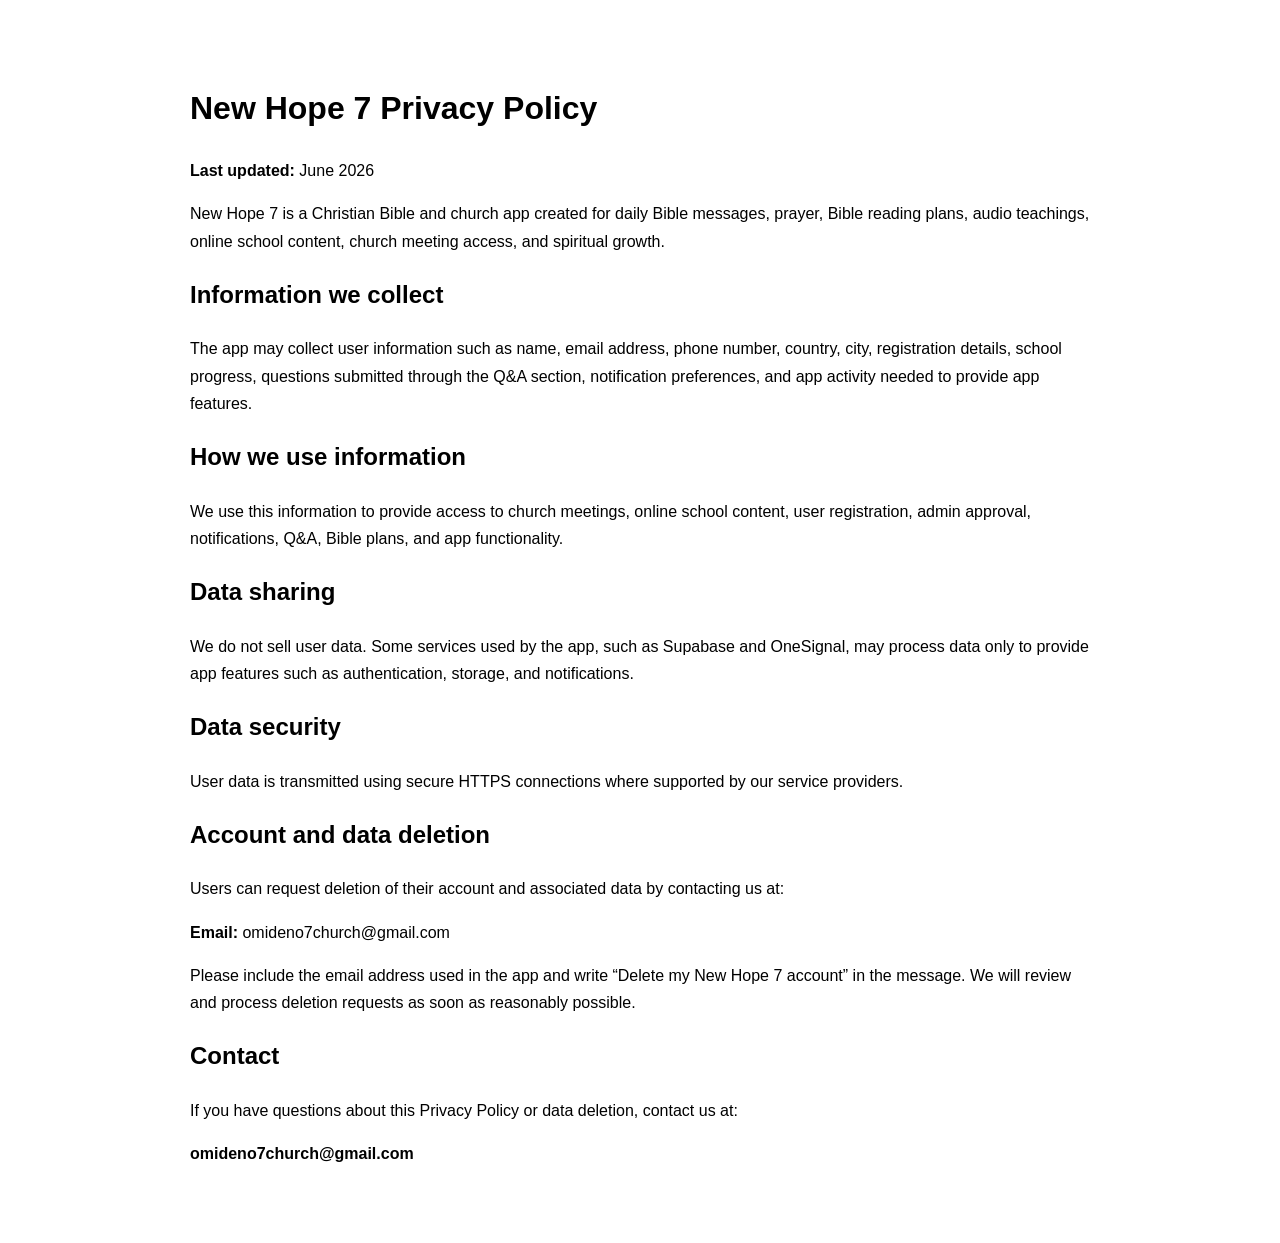
<file: privacy.html>
<!doctype html>
<html lang="en">
<head>
  <meta charset="utf-8">
  <meta name="viewport" content="width=device-width, initial-scale=1">
  <title>New Hope 7 Privacy Policy</title>
</head>
<body style="font-family: Arial, sans-serif; max-width: 900px; margin: 40px auto; padding: 20px; line-height: 1.7;">
  <h1>New Hope 7 Privacy Policy</h1>
  <p><strong>Last updated:</strong> June 2026</p>

  <p>New Hope 7 is a Christian Bible and church app created for daily Bible messages, prayer, Bible reading plans, audio teachings, online school content, church meeting access, and spiritual growth.</p>

  <h2>Information we collect</h2>
  <p>The app may collect user information such as name, email address, phone number, country, city, registration details, school progress, questions submitted through the Q&A section, notification preferences, and app activity needed to provide app features.</p>

  <h2>How we use information</h2>
  <p>We use this information to provide access to church meetings, online school content, user registration, admin approval, notifications, Q&A, Bible plans, and app functionality.</p>

  <h2>Data sharing</h2>
  <p>We do not sell user data. Some services used by the app, such as Supabase and OneSignal, may process data only to provide app features such as authentication, storage, and notifications.</p>

  <h2>Data security</h2>
  <p>User data is transmitted using secure HTTPS connections where supported by our service providers.</p>

  <h2>Account and data deletion</h2>
  <p>Users can request deletion of their account and associated data by contacting us at:</p>
  <p><strong>Email:</strong> omideno7church@gmail.com</p>
  <p>Please include the email address used in the app and write “Delete my New Hope 7 account” in the message. We will review and process deletion requests as soon as reasonably possible.</p>

  <h2>Contact</h2>
  <p>If you have questions about this Privacy Policy or data deletion, contact us at:</p>
  <p><strong>omideno7church@gmail.com</strong></p>
</body>
</html>
</file>
<file: styles-v45.css>
:root{--blue:#06146D;--green:#00B91F;--gold:#D9A441;--bg:#F5F7FA;--text:#162033;--muted:#667085;--card:#FFFFFF;--line:#E6EAF2;--shadow:0 10px 30px rgba(6,20,109,.12)}
*{box-sizing:border-box}html,body{margin:0;padding:0;font-family:system-ui,-apple-system,BlinkMacSystemFont,"Segoe UI",Arial,sans-serif;background:var(--bg);color:var(--text)}body{min-height:100vh;padding-bottom:86px}.app-header{background:linear-gradient(135deg,var(--blue),#0A2A9A);color:#fff;padding:22px 14px 24px;border-bottom-left-radius:28px;border-bottom-right-radius:28px;box-shadow:var(--shadow);position:sticky;top:0;z-index:3}.header-row{display:flex;gap:12px;align-items:center}.logo-box{width:60px;height:60px;border-radius:18px;background:white;display:flex;align-items:center;justify-content:center;box-shadow:0 6px 20px rgba(0,0,0,.18);overflow:hidden;flex:0 0 auto}.logo-box img{width:54px;height:54px;object-fit:contain}.app-title{font-size:21px;line-height:1.15;font-weight:900;margin:0;color:#fff!important}.app-subtitle{font-size:14px;margin:4px 0 0;color:#fff!important;font-weight:700}.lang-toggle{margin-left:auto;display:flex;background:rgba(255,255,255,.14);border:1px solid rgba(255,255,255,.25);border-radius:999px;padding:3px}.lang-toggle button{border:0;background:transparent;color:#fff;padding:7px 8px;border-radius:999px;font-weight:900;cursor:pointer;font-size:12px}.lang-toggle button.active{background:#fff;color:var(--blue)}main{padding:18px;max-width:820px;margin:0 auto}.page{display:none}.page.active{display:block}.hero-card,.card,.plan-day-card,.declaration-card{background:var(--card);border:1px solid var(--line);border-radius:22px;padding:18px;margin:14px 0;box-shadow:0 6px 18px rgba(16,24,40,.05)}.hero-card{background:linear-gradient(160deg,#fff,#F7FFF8);box-shadow:var(--shadow)}h1,h2,h3{color:var(--blue);margin:0 0 10px}h1{font-size:28px}h2{font-size:23px}h3{font-size:18px}p{line-height:1.75;margin:0 0 12px}.fa{direction:rtl;text-align:right}.en,.hr{direction:ltr;text-align:left}.grid{display:grid;grid-template-columns:repeat(auto-fit,minmax(220px,1fr));gap:14px}.feature-card{border-top:5px solid var(--green)}.btn-row{display:flex;gap:10px;flex-wrap:wrap;margin-top:14px}.btn{display:inline-flex;align-items:center;justify-content:center;gap:8px;text-decoration:none;border-radius:16px;padding:13px 16px;font-weight:900;border:1px solid transparent;cursor:pointer}.btn.primary{background:var(--green);color:#fff}.btn.secondary{background:var(--blue);color:#fff}.btn.light{background:#fff;color:var(--blue);border-color:var(--line)}.btn.gold{background:var(--gold);color:#fff}.notice{border-left:5px solid var(--gold);background:#FFF8E8}.schedule-item{display:flex;gap:12px;align-items:flex-start;border-bottom:1px solid var(--line);padding:12px 0}.time-badge{background:rgba(0,185,31,.12);color:var(--green);border-radius:14px;padding:9px 10px;font-weight:900;min-width:84px;text-align:center}.small{font-size:14px;color:var(--muted)}.word-box{background:linear-gradient(135deg,#06146D,#0A2A9A);color:#fff;border-radius:24px;padding:20px;margin:14px 0;box-shadow:var(--shadow)}.word-box h2,.word-box h3{color:#fff}.word-box .verse{color:#DFFFE4;font-weight:800}.bottom-nav{position:fixed;left:0;right:0;bottom:0;background:#fff;border-top:1px solid var(--line);box-shadow:0 -8px 28px rgba(16,24,40,.08);display:flex;justify-content:center;z-index:5}.nav-inner{width:100%;max-width:820px;display:grid;grid-template-columns:repeat(5,1fr)}.nav-btn{border:0;background:transparent;color:#7A8190;padding:9px 4px 10px;font-size:11px;font-weight:900;cursor:pointer;display:flex;flex-direction:column;align-items:center;gap:3px}.nav-btn span.icon{font-size:22px;line-height:1}.nav-btn.active{color:var(--green)}.section-title{display:flex;align-items:center;gap:10px;margin:8px 0 14px}.section-title:before{content:"";width:8px;height:28px;background:var(--green);border-radius:99px}.day-label{display:inline-block;background:rgba(0,185,31,.14);color:var(--green);border-radius:999px;padding:6px 10px;font-weight:900;margin-bottom:10px}.status{font-size:13px;font-weight:800;margin-top:8px;color:var(--muted)}.prayer-box{background:linear-gradient(135deg,#FFFDF6,#FFF5DA);border:1px solid #F0D58C;border-radius:20px;padding:16px;margin:14px 0}.related-list details{background:linear-gradient(135deg,#ffffff,#f8fff9);border:1px solid #cfead4;border-radius:18px;padding:0;margin:12px 0;overflow:hidden}.related-list summary{cursor:pointer;font-weight:900;color:var(--blue);list-style:none;padding:14px 16px;display:flex;align-items:center;justify-content:space-between}.related-list summary::-webkit-details-marker{display:none}.related-list summary:after{content:"＋";background:var(--green);color:white;border-radius:50%;width:26px;height:26px;display:inline-flex;align-items:center;justify-content:center;font-weight:900}.related-list details[open] summary:after{content:"−";background:var(--gold)}.related-list p{padding:0 16px 16px;margin:0;line-height:1.8}.plan-cover{width:100%;border-radius:20px;box-shadow:var(--shadow);margin-bottom:14px}.plan-day-card h3{font-size:22px}.plan-section-title{color:#7A5500;font-weight:900;margin-top:14px}.plan-scripture{background:#f7f9ff;border:1px solid var(--line);border-radius:14px;padding:12px;margin:8px 0}.declaration-card{background:linear-gradient(160deg,#fff,#f8fff9)}.declaration-item{font-weight:800;border-bottom:1px solid var(--line);padding:10px 0}.declaration-item:last-child{border-bottom:0}.footer{padding:20px;text-align:center;color:var(--muted);font-size:13px}@media (min-width:700px){body{padding-bottom:0}.bottom-nav{left:50%;transform:translateX(-50%);bottom:18px;max-width:760px;border-radius:26px;border:1px solid var(--line);overflow:hidden}main{padding-bottom:100px}}

.plan-list-card{background:#fff;border:1px solid var(--line);border-radius:22px;padding:16px;margin:14px 0;box-shadow:0 6px 18px rgba(16,24,40,.05);cursor:pointer}
.plan-list-card h3{margin-bottom:6px}
.plan-progress{height:8px;background:#edf1f7;border-radius:999px;overflow:hidden;margin:12px 0}
.plan-progress div{height:100%;background:linear-gradient(90deg,var(--green),var(--gold));border-radius:999px}
.plan-day-nav{display:flex;gap:10px;flex-wrap:wrap;margin-top:16px}
.bible-hero{text-align:center}
.bible-icon{width:90px;height:90px;margin:0 auto 14px;display:block}
.nav-bible-icon{width:22px;height:22px;display:block}
.plan-cover.empty-cover{display:none}

/* V14 cache-bust final fixes */
.bible-nav-symbol{font-size:23px;line-height:1;display:block}
.plan-list-card{background:#fff;border:1px solid var(--line);border-radius:22px;padding:16px;margin:14px 0;box-shadow:0 6px 18px rgba(16,24,40,.05);cursor:pointer;border-top:5px solid var(--green)}
.plan-list-card h3{margin-bottom:6px}
.plan-progress{height:8px;background:#edf1f7;border-radius:999px;overflow:hidden;margin:12px 0}
.plan-progress div{height:100%;background:linear-gradient(90deg,var(--green),var(--gold));border-radius:999px}
.plan-day-nav{display:flex;gap:10px;flex-wrap:wrap;margin-top:16px}
.plan-cover{width:100%;border-radius:20px;box-shadow:var(--shadow);margin-bottom:14px}
.bible-hero{text-align:center}
.bible-icon{width:90px;height:90px;margin:0 auto 14px;display:block}
.nav-inner{grid-template-columns:repeat(5,1fr)!important}
.plan-scripture strong{color:var(--blue)}

/* V15 plan banners removed */
.plan-day-card{border-top:5px solid var(--gold)}
.plan-day-card:before{
  content:"";
  display:block;
  height:8px;
  border-radius:999px;
  background:linear-gradient(90deg,var(--blue),var(--green),var(--gold));
  margin-bottom:16px;
}
.plan-cover{display:none!important}

/* V16 expandable scriptures inside teaching plans */
.plan-scripture-expand{
  background:linear-gradient(135deg,#ffffff,#F7FFF8);
  border:1px solid #CFEAD4;
  border-radius:18px;
  margin:10px 0;
  overflow:hidden;
  box-shadow:0 4px 12px rgba(16,24,40,.04);
}
.plan-scripture-expand summary{
  list-style:none;
  cursor:pointer;
  padding:14px 16px;
  color:var(--blue);
  font-weight:900;
  display:flex;
  justify-content:space-between;
  align-items:center;
}
.plan-scripture-expand summary::-webkit-details-marker{display:none}
.plan-scripture-expand summary:after{
  content:"＋";
  background:var(--green);
  color:#fff;
  border-radius:50%;
  width:26px;
  height:26px;
  display:inline-flex;
  justify-content:center;
  align-items:center;
  font-weight:900;
  flex:0 0 auto;
  margin-left:10px;
}
.fa .plan-scripture-expand summary:after{
  margin-left:0;
  margin-right:10px;
}
.plan-scripture-expand[open] summary:after{
  content:"−";
  background:var(--gold);
}
.plan-scripture-expand p{
  padding:0 16px 16px;
  margin:0;
  line-height:1.85;
  color:var(--text);
  font-weight:650;
}

/* V18 expanded content readability */
.declaration-item{
  font-size:15px;
  line-height:1.8;
}
#more .card p{
  line-height:1.9;
}
.footer{
  font-weight:700;
}
.footer small{
  font-weight:500;
  color:var(--muted);
}

/* V19 Daily Word expandable verse */
.daily-tap-hint{color:#DFFFE4;font-size:13px;font-weight:800;margin:4px 0 8px}
.daily-scripture-expand{background:rgba(255,255,255,.10);border:1px solid rgba(255,255,255,.26);border-radius:18px;margin:10px 0 14px;overflow:hidden}
.daily-scripture-expand summary{list-style:none;cursor:pointer;padding:14px 16px;color:#fff;font-weight:950;display:flex;align-items:center;justify-content:space-between}
.daily-scripture-expand summary::-webkit-details-marker{display:none}
.daily-scripture-expand summary:after{content:"＋";background:var(--green);color:#fff;border-radius:50%;width:26px;height:26px;display:inline-flex;align-items:center;justify-content:center;flex:0 0 auto;margin-left:10px}
.fa .daily-scripture-expand summary:after{margin-left:0;margin-right:10px}
.daily-scripture-expand[open] summary:after{content:"−";background:var(--gold)}
.daily-scripture-expand p{padding:0 16px 16px;margin:0;color:#fff;font-weight:750;line-height:1.85}
.word-box .plan-section-title{color:#D9A441;margin-top:12px}
.word-box p{font-size:15.5px;line-height:1.85}

/* V20 Daily Word: user 30-day messages */
.daily-tap-hint{color:#DFFFE4;font-size:13px;font-weight:800;margin:4px 0 8px}.daily-scripture-expand{background:rgba(255,255,255,.10);border:1px solid rgba(255,255,255,.26);border-radius:18px;margin:10px 0 14px;overflow:hidden}.daily-scripture-expand summary{list-style:none;cursor:pointer;padding:14px 16px;color:#fff;font-weight:950;display:flex;align-items:center;justify-content:space-between}.daily-scripture-expand summary::-webkit-details-marker{display:none}.daily-scripture-expand summary:after{content:"＋";background:var(--green);color:#fff;border-radius:50%;width:26px;height:26px;display:inline-flex;align-items:center;justify-content:center;flex:0 0 auto;margin-left:10px}.fa .daily-scripture-expand summary:after{margin-left:0;margin-right:10px}.daily-scripture-expand[open] summary:after{content:"−";background:var(--gold)}.daily-scripture-expand p{padding:0 16px 16px;margin:0;color:#fff;font-weight:750;line-height:1.85}.word-box .plan-section-title{color:#D9A441;margin-top:14px;margin-bottom:6px;font-weight:950}.word-box p{font-size:15.5px;line-height:1.85}.daily-declaration{font-weight:850;color:#E8FFE8}

/* V21 Daily Word audio reading for accessibility */
.daily-audio-controls{
  display:flex;
  gap:10px;
  flex-wrap:wrap;
  margin-top:18px;
}
.daily-audio-btn{
  min-height:48px;
  font-size:14px;
  border-radius:16px;
}
.daily-audio-btn:focus,
.daily-scripture-expand summary:focus{
  outline:3px solid #fff;
  outline-offset:3px;
}

/* V22 Thanksgiving course */
.thanksgiving-hero ol{padding-left:24px;line-height:1.85}.fa .thanksgiving-hero ol{padding-left:0;padding-right:24px}.thanksgiving-day-grid{display:grid;grid-template-columns:repeat(auto-fit,minmax(135px,1fr));gap:10px}.thanksgiving-day-btn{border:1px solid var(--line);background:linear-gradient(160deg,#fff,#F7FFF8);border-radius:16px;padding:12px 10px;font-weight:900;color:var(--blue);box-shadow:0 4px 12px rgba(16,24,40,.04);cursor:pointer;min-height:78px}.thanksgiving-day-btn span{color:var(--muted);font-size:12px;font-weight:800}.thanksgiving-day-card{background:#fff;border:1px solid var(--line);border-radius:22px;padding:18px;margin:14px 0;box-shadow:0 6px 18px rgba(16,24,40,.05);border-top:5px solid var(--gold)}.thanksgiving-notes{width:100%;min-height:240px;resize:none;overflow:hidden;border:1px solid var(--line);border-radius:18px;padding:14px;font:inherit;line-height:1.8;background:#FAFBFF;color:var(--text)}.thanksgiving-notes:focus{outline:3px solid rgba(0,185,31,.20);border-color:var(--green)}

/* V23 readability fixes */
.thanksgiving-day-card .daily-declaration{
  color:#111827 !important;
  background:#F7FFF8;
  border:1px solid #CFEAD4;
  border-radius:14px;
  padding:12px;
}
#home .word-box{
  display:none !important;
}

/* V24 Salvation / New Birth section */
.salvation-hero{
  border-top:5px solid var(--green);
}
.salvation-options{
  display:flex;
  flex-direction:column;
  gap:12px;
}
.salvation-detail{
  background:#fff;
  border:1px solid var(--line);
  border-radius:20px;
  overflow:hidden;
  box-shadow:0 6px 18px rgba(16,24,40,.05);
}
.salvation-detail summary{
  cursor:pointer;
  list-style:none;
  padding:16px;
  display:flex;
  align-items:center;
  justify-content:space-between;
  gap:12px;
  color:var(--blue);
  font-weight:950;
}
.salvation-detail summary::-webkit-details-marker{display:none}
.salvation-detail summary strong{
  background:var(--green);
  color:#fff;
  border-radius:999px;
  padding:8px 12px;
  font-size:12px;
  flex:0 0 auto;
}
.salvation-detail[open] summary strong{
  background:var(--gold);
}
.salvation-detail-body{
  padding:0 16px 18px;
  line-height:1.9;
}
.salvation-prayer-instruction{
  background:#F7FFF8;
  border:1px solid #CFEAD4;
  border-radius:16px;
  padding:12px;
  font-weight:850;
}
.video-list{
  display:flex;
  flex-direction:column;
  gap:8px;
  margin-top:14px;
}
.register-after-salvation{
  margin-top:16px;
  padding:14px;
  background:#FAFBFF;
  border:1px solid var(--line);
  border-radius:16px;
}

/* V25 Bible App, direct notification links, and 30-day declarations */
.bible-app-follow-card{border-top:5px solid var(--gold)}
.declaration-day-card{background:#fff;border:1px solid var(--line);border-radius:22px;padding:18px;box-shadow:0 6px 18px rgba(16,24,40,.05);border-top:5px solid var(--green)}
.long-faith-declaration{color:#111827;background:#F7FFF8;border:1px solid #CFEAD4;border-radius:18px;padding:15px;line-height:1.95;font-weight:750;white-space:pre-line}
.declaration-day-card .plan-section-title{color:var(--blue);margin-top:16px}

/* V27 Bible Reader Beta */
.bible-reader-card,.bible-reader-hero{border-top:5px solid var(--green)}
.bible-starter-note{background:#FFF8E8;border:1px solid #F0D99A;border-radius:16px;padding:12px;margin-top:12px;color:#6B4A00;font-weight:750}
.bible-reader-tools{display:grid;grid-template-columns:repeat(auto-fit,minmax(150px,1fr));gap:10px;margin:14px 0}
.bible-reader-tools label{display:flex;flex-direction:column;gap:6px;font-weight:900;color:var(--blue)}
.bible-reader-tools select,.bible-reader-tools input{border:1px solid var(--line);border-radius:14px;padding:12px;background:#fff;font:inherit;color:var(--text)}
.bible-search-label{grid-column:1/-1}
.bible-chapter-card{background:#fff;border:1px solid var(--line);border-radius:22px;padding:16px;box-shadow:0 6px 18px rgba(16,24,40,.05)}
.bible-verse{border:1px solid var(--line);border-radius:18px;padding:12px;margin:10px 0;background:#fff}
.bible-verse-line{display:flex;gap:10px;line-height:2}
.fa .bible-verse-line{direction:rtl}
.verse-number{min-width:28px;height:28px;border-radius:50%;background:var(--blue);color:#fff;font-size:13px;display:inline-flex;align-items:center;justify-content:center;font-weight:950;flex:0 0 auto;margin-top:4px}
.verse-text{font-size:16px}
.verse-bold .verse-text{font-weight:950}
.verse-read{border-color:#9AD8A5}
.hl-yellow{background:#FFF6B8}
.hl-green{background:#E4FFE7}
.hl-blue{background:#E8F1FF}
.hl-pink{background:#FFEAF4}
.bible-verse-actions{display:flex;gap:7px;flex-wrap:wrap;margin-top:10px}
.bible-verse-actions button,.bible-search-result{border:1px solid var(--line);background:#FAFBFF;color:var(--blue);border-radius:999px;padding:8px 10px;font-weight:850;cursor:pointer}
.bible-note-preview{background:#F7FFF8;border:1px solid #CFEAD4;border-radius:14px;padding:10px;margin-top:10px;line-height:1.8;color:#111827}
.bible-search-results .card{margin:10px 0}
.bible-search-result{display:block;width:100%;border-radius:14px;text-align:start;line-height:1.6;margin:6px 0;white-space:normal}
.empty-note{color:var(--muted);font-weight:800}

/* V28 Gospel Reader position and polish */
.bible-reader-main-card{
  border-top:6px solid var(--green);
  background:linear-gradient(180deg,#FFFFFF 0%,#F7FFF8 100%);
}
.bible-reader-main-card h1{font-size:32px}
.bible-reader-main-card .btn{font-size:18px;padding:14px 22px}
.bible-chapter-card h3{
  position:sticky;top:0;background:#fff;border-bottom:1px solid var(--line);padding:10px 0;z-index:2
}
.bible-starter-note{
  color:#111827;
}
.bible-reader-tools select,.bible-reader-tools input{
  min-height:48px;
}
.bible-verse-actions button:hover,.bible-search-result:hover{
  transform:translateY(-1px);
}

/* V29: Daily Word browser TTS removed until real recorded audio is added */
.daily-audio-actions,
.audio-actions,
.daily-audio-controls,
button[onclick*="speakDailyWord"],
button[onclick*="stopDailySpeech"]{
  display:none !important;
}

/* V30 New Testament + original-language key terms */
.keyterm-btn{
  background:#FFF8E8 !important;
  border-color:#E7C36B !important;
  color:#7A4F00 !important;
}
.keyterms-panel{
  margin-top:10px;
  border:1px solid #E7C36B;
  border-radius:16px;
  background:#FFFDF5;
  padding:10px;
}
.keyterm-card{
  background:#fff;
  border:1px solid #F0D99A;
  border-radius:14px;
  padding:10px;
  margin:8px 0;
  line-height:1.8;
  color:#111827;
}
.keyterm-title{
  color:var(--blue);
  font-weight:950;
  font-size:17px;
  margin-bottom:4px;
}
.fa .keyterm-card{
  direction:rtl;
  text-align:right;
}

/* V31 Bible Reader Clean Flow */
.clean-bible-home{
  background:linear-gradient(180deg,#fff 0%,#f7fff8 100%);
  border-top:6px solid var(--green);
}
.bible-section-grid,.bible-book-grid{
  display:grid;
  grid-template-columns:repeat(auto-fit,minmax(150px,1fr));
  gap:12px;
  margin:14px 0;
}
.bible-section-card,.bible-book-card{
  border:1px solid var(--line);
  border-radius:20px;
  padding:16px;
  background:#fff;
  box-shadow:0 8px 22px rgba(16,24,40,.06);
  text-align:start;
  color:var(--blue);
  cursor:pointer;
}
.fa .bible-section-card,.fa .bible-book-card{text-align:right;direction:rtl}
.bible-section-card strong,.bible-book-card strong{
  display:block;
  font-size:20px;
  font-weight:950;
  margin-bottom:6px;
}
.bible-section-card small,.bible-book-card small{
  display:block;
  color:var(--muted);
  line-height:1.7;
  font-weight:700;
}
.bible-section-icon{
  display:inline-flex;
  width:44px;height:44px;
  border-radius:16px;
  background:#E9F9EC;
  color:var(--green);
  align-items:center;
  justify-content:center;
  font-size:24px;
  font-weight:950;
  margin-bottom:8px;
}
.bible-back-btn{margin:0 0 12px 0}
.tap-verse-hint{
  background:#F5F7FF;
  border:1px solid var(--line);
  border-radius:14px;
  padding:10px 12px;
  color:var(--blue);
  font-weight:800;
}
.clean-verse{
  padding:0;
  overflow:hidden;
}
.clean-verse-line{
  width:100%;
  border:0;
  background:transparent;
  display:flex;
  gap:10px;
  line-height:2;
  padding:13px;
  cursor:pointer;
  color:var(--text);
  text-align:start;
  font:inherit;
}
.fa .clean-verse-line{direction:rtl;text-align:right}
.clean-verse-line:hover{background:#FAFBFF}
.verse-status{
  margin-inline-start:auto;
  white-space:nowrap;
  color:var(--gold);
  font-weight:950;
}
.verse-active{
  border-color:var(--green);
  box-shadow:0 8px 24px rgba(0,183,55,.12);
}
.verse-tools-panel{
  margin:0 12px 12px;
  padding:12px;
  border:1px solid var(--line);
  border-radius:16px;
  background:#fff;
}
.verse-tools-title{
  color:var(--blue);
  font-weight:950;
  margin-bottom:8px;
}
.verse-tool-buttons{
  display:flex;
  gap:7px;
  flex-wrap:wrap;
  margin-bottom:10px;
}
.verse-tool-buttons button{
  border:1px solid var(--line);
  background:#FAFBFF;
  color:var(--blue);
  border-radius:999px;
  padding:8px 10px;
  font-weight:850;
  cursor:pointer;
}
.verse-note-editor textarea{
  width:100%;
  min-height:96px;
  border:1px solid var(--line);
  border-radius:14px;
  padding:10px;
  resize:vertical;
  font:inherit;
  line-height:1.7;
  background:#fff;
  box-sizing:border-box;
}
.fa .verse-note-editor textarea{direction:rtl;text-align:right}
.verse-note-editor .btn{margin-top:8px}
.bible-verse-actions{display:none!important}

/* V32 Full Bible sections */
.apocrypha-card .bible-section-icon{background:#FFF8E8;color:#8A5A00}
.apocrypha-notice{border-top:4px solid var(--gold)}
.pending-book{opacity:.88;background:#FFFDF7}
.books-section-heading{
  color:var(--blue);
  margin:14px 4px 8px;
  font-weight:950;
}

/* V33 English Apocrypha */
.apocrypha-notice p{line-height:1.85;margin:10px 0;color:#111827}
.fa .apocrypha-notice{direction:rtl;text-align:right}
.error-card{border-top:4px solid #b00020}
.bible-book-card[disabled]{cursor:not-allowed;filter:grayscale(.2)}

/* V34 Bible navigation fix */
.bible-book-card,
.bible-section-card,
.clean-verse-line{
  touch-action:manipulation;
  -webkit-tap-highlight-color:rgba(0,0,0,.08);
}
.bible-book-card:active,
.bible-section-card:active{
  transform:scale(.99);
}

/* V35 Persian Bible display and reading plans */
.bible-reading-plans{
  border-top:4px solid var(--green);
  margin-top:14px;
}
.audio-bible-placeholder{
  border-top:4px solid var(--gold);
}
.reading-plan-card{
  border-top:5px solid var(--green);
}
.reading-plan-list{
  display:grid;
  grid-template-columns:repeat(auto-fit,minmax(150px,1fr));
  gap:10px;
  margin-top:10px;
}
.reading-plan-item{
  border:1px solid var(--line);
  border-radius:16px;
  background:#fff;
  padding:12px;
  color:var(--blue);
  text-align:start;
  cursor:pointer;
}
.fa .reading-plan-item{text-align:right;direction:rtl}
.reading-plan-item strong{display:block;font-size:17px;font-weight:950}
.reading-plan-item small{color:var(--muted);font-weight:800}
.plan-chapter-block{
  margin-top:14px;
}
.fa .verse-text,
.fa .bible-chapter-card,
.fa .bible-verses{
  direction:rtl;
  text-align:right;
}

/* V36 Persian Bible entry fix */
.fa #bibleReaderContent,
.fa .bible-section-grid,
.fa .bible-book-grid,
.fa .bible-reader-tools,
.fa .bible-chapter-card{
  direction:rtl;
  text-align:right;
}
.fa .bible-section-card,
.fa .bible-book-card{
  direction:rtl;
  text-align:right;
}

/* V37 reading plan from uploaded table */
.reading-plan-source-note{
  background:#FFF8E8;
  border:1px solid #F0D99A;
  color:#6B4A00;
  border-radius:14px;
  padding:9px 10px;
  font-weight:800;
}

/* V38 clean Bible: remove temporary/audio/apocrypha extras */
.audio-bible-placeholder,
.apocrypha-notice,
.apocrypha-card,
.pending-book,
.bible-starter-note{
  display:none !important;
}
.fa #bibleReaderContent,
.fa .bible-section-grid,
.fa .bible-book-grid,
.fa .bible-reader-tools,
.fa .bible-chapter-card,
.fa .reading-plan-card{
  direction:rtl;
  text-align:right;
}
.bible-section-card,
.bible-book-card,
.reading-plan-btn,
.reading-plan-item{
  cursor:pointer;
  position:relative;
  z-index:1;
}

/* V39: hide source-note text in reading plans */
.reading-plan-source-note{
  display:none !important;
}

/* V40: Persian Bible book data is split into small per-book files. */
.reading-plan-source-note{display:none !important;}

/* V41: Plans cleanup */
[data-reading-plan="two"]{display:none !important;}
#home [data-open="thanksgiving"],
#more [data-open="thanksgiving"]{display:none !important;}
.thanksgiving-plan-list-card{
  border-top:5px solid var(--gold);
}
.thanksgiving-plan-list-card .btn.gold{
  margin-top:8px;
}

/* V42 Persian click/card stability */
.fa .bible-section-card,
.fa .bible-book-card,
.fa .reading-plan-btn{
  pointer-events:auto !important;
}

/* V43 direct-click stability */
.bible-section-card,
.bible-book-card,
.reading-plan-item,
.reading-plan-btn{
  pointer-events:auto !important;
  cursor:pointer !important;
}

/* V44 hardwired Bible UI */
.bible-section-card,
.bible-book-card,
.bible-verse-line,
.reading-plan-item,
.reading-plan-btn{
  pointer-events:auto !important;
  cursor:pointer !important;
  user-select:none;
}
.bible-verse-line{
  width:100%;
  text-align:inherit;
}

/* V45 */
.bible-section-card,
.bible-book-card,
.bible-verse-line,
.reading-plan-item{
  pointer-events:auto !important;
}
</file>
